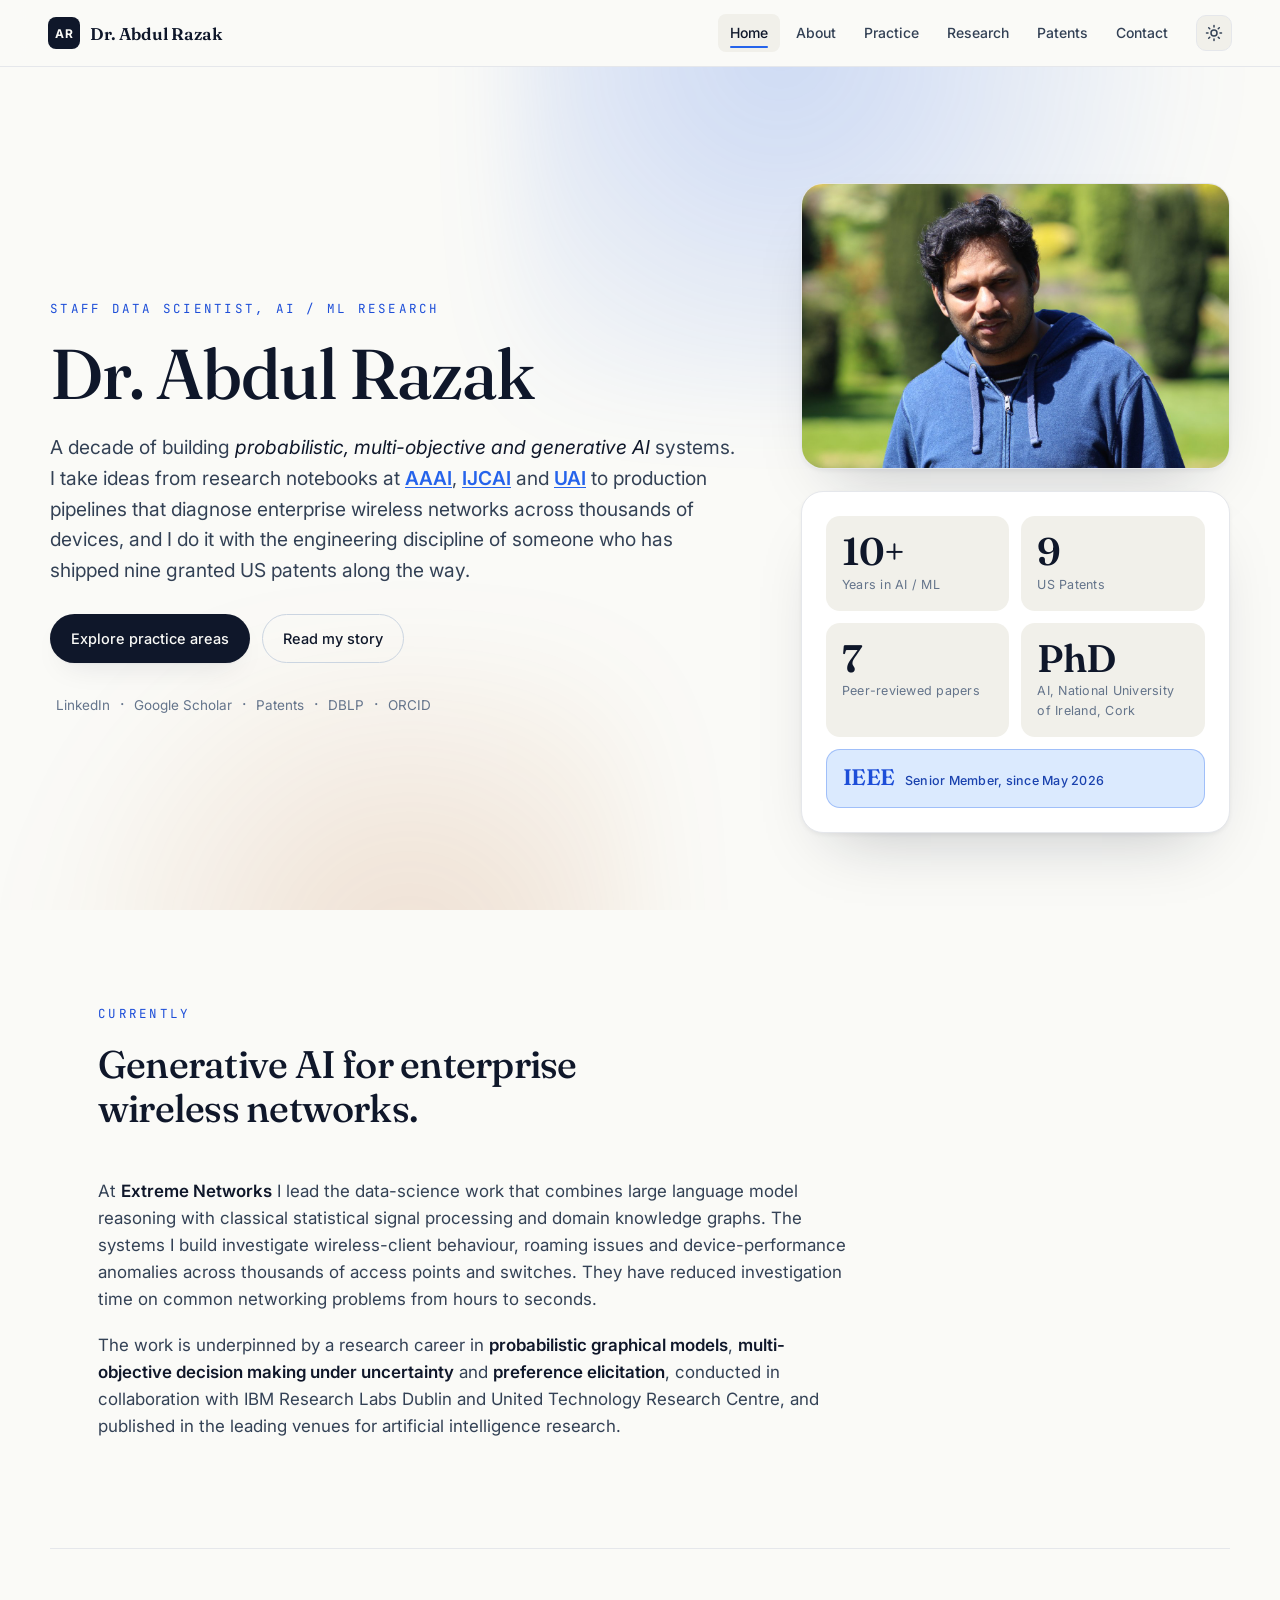
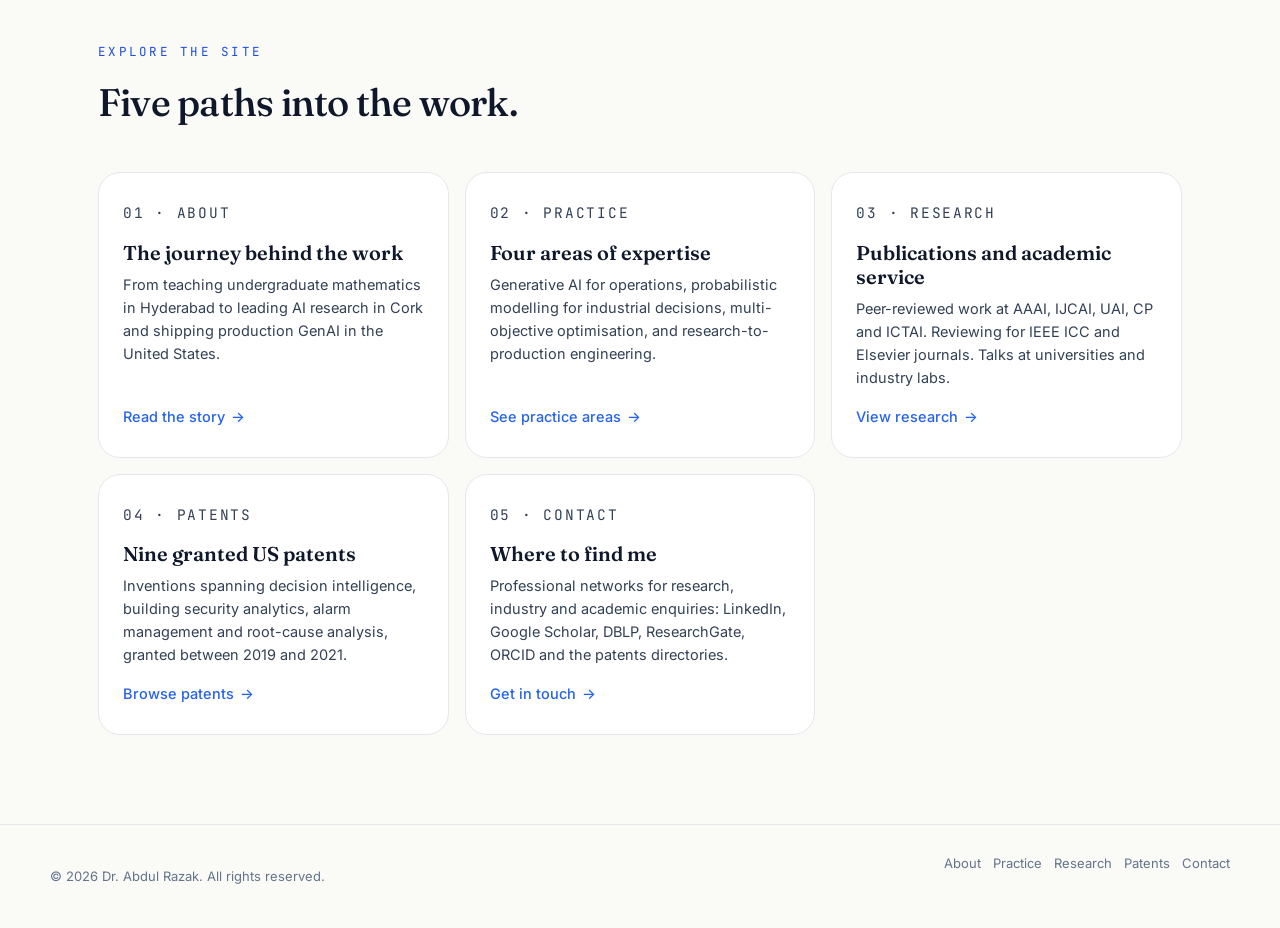
<file: index.html>
<!doctype html>
<html lang="en">
<head>
  <meta charset="utf-8" />
  <meta name="viewport" content="width=device-width, initial-scale=1" />
  <title>Dr. Abdul Razak, Staff Data Scientist in AI and Machine Learning Research</title>
  <meta name="description" content="Staff Data Scientist and IEEE Senior Member with a decade of AI and machine learning research. PhD in Computer Science (AI) from the National University of Ireland, Cork. Nine granted US patents and peer-reviewed work at AAAI, IJCAI, UAI, CP and ICTAI." />
  <meta name="author" content="Dr. Abdul Razak" />

  <meta property="og:type" content="profile" />
  <meta property="og:title" content="Dr. Abdul Razak, Staff Data Scientist" />
  <meta property="og:description" content="A decade in AI and ML research. Nine US patents. Publications at AAAI, IJCAI and UAI." />

  <link rel="preconnect" href="https://fonts.googleapis.com" />
  <link rel="preconnect" href="https://fonts.gstatic.com" crossorigin />
  <link href="https://fonts.googleapis.com/css2?family=Fraunces:opsz,wght@9..144,300;9..144,400;9..144,500;9..144,600;9..144,700&family=Inter:wght@300;400;500;600;700&family=JetBrains+Mono:wght@400;500&display=swap" rel="stylesheet" />

  <link rel="stylesheet" href="assets/css/style.css" />
  <link rel="icon" type="image/svg+xml" href="data:image/svg+xml,%3Csvg xmlns='http://www.w3.org/2000/svg' viewBox='0 0 100 100'%3E%3Crect width='100' height='100' rx='22' fill='%23111827'/%3E%3Ctext x='50' y='62' text-anchor='middle' font-family='Inter,sans-serif' font-size='44' font-weight='700' fill='%23f8fafc'%3EAR%3C/text%3E%3C/svg%3E" />
</head>
<body>
  <a class="skip-link" href="#main">Skip to content</a>

  <header class="topbar">
    <a class="brand" href="./" aria-label="Home">
      <span class="brand-mark" aria-hidden="true">AR</span>
      <span class="brand-text">Dr. Abdul Razak</span>
    </a>
    <nav class="nav" aria-label="Primary">
      <a href="./" aria-current="page">Home</a>
      <a href="about.html">About</a>
      <a href="work.html">Practice</a>
      <a href="research.html">Research</a>
      <a href="patents.html">Patents</a>
      <a href="contact.html">Contact</a>
    </nav>
    <button class="theme-toggle" id="themeToggle" type="button" aria-label="Toggle color theme">
      <svg class="icon-sun" viewBox="0 0 24 24" fill="none" stroke="currentColor" stroke-width="2" stroke-linecap="round" stroke-linejoin="round" aria-hidden="true"><circle cx="12" cy="12" r="4"/><path d="M12 2v2M12 20v2M4.93 4.93l1.41 1.41M17.66 17.66l1.41 1.41M2 12h2M20 12h2M4.93 19.07l1.41-1.41M17.66 6.34l1.41-1.41"/></svg>
      <svg class="icon-moon" viewBox="0 0 24 24" fill="none" stroke="currentColor" stroke-width="2" stroke-linecap="round" stroke-linejoin="round" aria-hidden="true"><path d="M21 12.79A9 9 0 1 1 11.21 3 7 7 0 0 0 21 12.79z"/></svg>
    </button>
  </header>

  <main id="main">
    <section class="hero">
      <div class="hero-grid">
        <div class="hero-copy">
          <p class="eyebrow">Staff Data Scientist, AI / ML Research</p>
          <h1 class="display">Dr. Abdul Razak</h1>
          <p class="lede">
            A decade of building <em>probabilistic, multi-objective and generative AI</em> systems.
            I take ideas from research notebooks at
            <a class="conf-link" href="https://aaai.org/" target="_blank" rel="noopener noreferrer" title="Association for the Advancement of Artificial Intelligence">AAAI</a>,
            <a class="conf-link" href="https://www.ijcai.org/" target="_blank" rel="noopener noreferrer" title="International Joint Conference on Artificial Intelligence">IJCAI</a> and
            <a class="conf-link" href="https://www.auai.org/" target="_blank" rel="noopener noreferrer" title="Conference on Uncertainty in Artificial Intelligence">UAI</a>
            to production pipelines
            that diagnose enterprise wireless networks across thousands of devices, and I do it with
            the engineering discipline of someone who has shipped nine granted US patents along the way.
          </p>

          <div class="hero-cta">
            <a class="btn btn-primary" href="work.html">Explore practice areas</a>
            <a class="btn btn-ghost" href="about.html">Read my story</a>
          </div>

          <ul class="quicklinks" aria-label="Professional profiles">
            <li><a href="https://www.linkedin.com/in/data-analytics/" target="_blank" rel="noopener noreferrer">LinkedIn</a></li>
            <li><a href="https://scholar.google.com/citations?user=NeuA3uAAAAAJ&hl=en" target="_blank" rel="noopener noreferrer">Google Scholar</a></li>
            <li><a href="https://patents.justia.com/inventor/abdul-razak" target="_blank" rel="noopener noreferrer">Patents</a></li>
            <li><a href="https://dblp.org/pid/120/1333.html" target="_blank" rel="noopener noreferrer">DBLP</a></li>
            <li><a href="https://orcid.org/0009-0004-6819-147X" target="_blank" rel="noopener noreferrer">ORCID</a></li>
          </ul>
        </div>

        <div class="hero-aside">
          <img class="hero-portrait" src="assets/img/profile.jpg" width="1200" height="800" alt="Portrait of Dr. Abdul Razak" />
          <aside class="hero-stats" aria-label="Highlights">
            <div class="stat">
              <span class="stat-num">10+</span>
              <span class="stat-label">Years in AI / ML</span>
            </div>
            <div class="stat">
              <span class="stat-num">9</span>
              <span class="stat-label">US Patents</span>
            </div>
            <div class="stat">
              <span class="stat-num">7</span>
              <span class="stat-label">Peer-reviewed papers</span>
            </div>
            <div class="stat">
              <span class="stat-num">PhD</span>
              <span class="stat-label">AI, National University of Ireland, Cork</span>
            </div>
            <div class="stat stat-ieee">
              <span class="stat-num">IEEE</span>
              <span class="stat-label">Senior Member, since May 2026</span>
            </div>
          </aside>
        </div>
      </div>
    </section>

    <section class="section">
      <header class="section-head">
        <p class="section-eyebrow">Currently</p>
        <h2>Generative AI for enterprise wireless networks.</h2>
      </header>
      <div class="prose">
        <p>
          At <strong>Extreme Networks</strong> I lead the data-science work that combines large language
          model reasoning with classical statistical signal processing and domain knowledge graphs. The
          systems I build investigate wireless-client behaviour, roaming issues and device-performance
          anomalies across thousands of access points and switches. They have reduced investigation
          time on common networking problems from hours to seconds.
        </p>
        <p>
          The work is underpinned by a research career in <strong>probabilistic graphical models</strong>,
          <strong>multi-objective decision making under uncertainty</strong> and
          <strong>preference elicitation</strong>, conducted in collaboration with IBM Research Labs Dublin
          and United Technology Research Centre, and published in the leading venues for artificial
          intelligence research.
        </p>
      </div>
    </section>

    <section class="section">
      <header class="section-head">
        <p class="section-eyebrow">Explore the site</p>
        <h2>Five paths into the work.</h2>
      </header>

      <div class="navcards">
        <a class="navcard" href="about.html">
          <p class="navcard-eyebrow">01 &middot; About</p>
          <h3>The journey behind the work</h3>
          <p>From teaching undergraduate mathematics in Hyderabad to leading AI research in Cork and shipping production GenAI in the United States.</p>
          <span class="btn-arrow">Read the story</span>
        </a>

        <a class="navcard" href="work.html">
          <p class="navcard-eyebrow">02 &middot; Practice</p>
          <h3>Four areas of expertise</h3>
          <p>Generative AI for operations, probabilistic modelling for industrial decisions, multi-objective optimisation, and research-to-production engineering.</p>
          <span class="btn-arrow">See practice areas</span>
        </a>

        <a class="navcard" href="research.html">
          <p class="navcard-eyebrow">03 &middot; Research</p>
          <h3>Publications and academic service</h3>
          <p>Peer-reviewed work at AAAI, IJCAI, UAI, CP and ICTAI. Reviewing for IEEE ICC and Elsevier journals. Talks at universities and industry labs.</p>
          <span class="btn-arrow">View research</span>
        </a>

        <a class="navcard" href="patents.html">
          <p class="navcard-eyebrow">04 &middot; Patents</p>
          <h3>Nine granted US patents</h3>
          <p>Inventions spanning decision intelligence, building security analytics, alarm management and root-cause analysis, granted between 2019 and 2021.</p>
          <span class="btn-arrow">Browse patents</span>
        </a>

        <a class="navcard" href="contact.html">
          <p class="navcard-eyebrow">05 &middot; Contact</p>
          <h3>Where to find me</h3>
          <p>Professional networks for research, industry and academic enquiries: LinkedIn, Google Scholar, DBLP, ResearchGate, ORCID and the patents directories.</p>
          <span class="btn-arrow">Get in touch</span>
        </a>
      </div>
    </section>
  </main>

  <footer class="foot">
    <div class="foot-inner">
      <p>&copy; <span id="year"></span> Dr. Abdul Razak. All rights reserved.</p>
      <nav class="foot-nav" aria-label="Site sections">
        <a href="about.html">About</a>
        <a href="work.html">Practice</a>
        <a href="research.html">Research</a>
        <a href="patents.html">Patents</a>
        <a href="contact.html">Contact</a>
      </nav>
    </div>
  </footer>

  <script src="assets/js/main.js" defer></script>
</body>
</html>
</file>
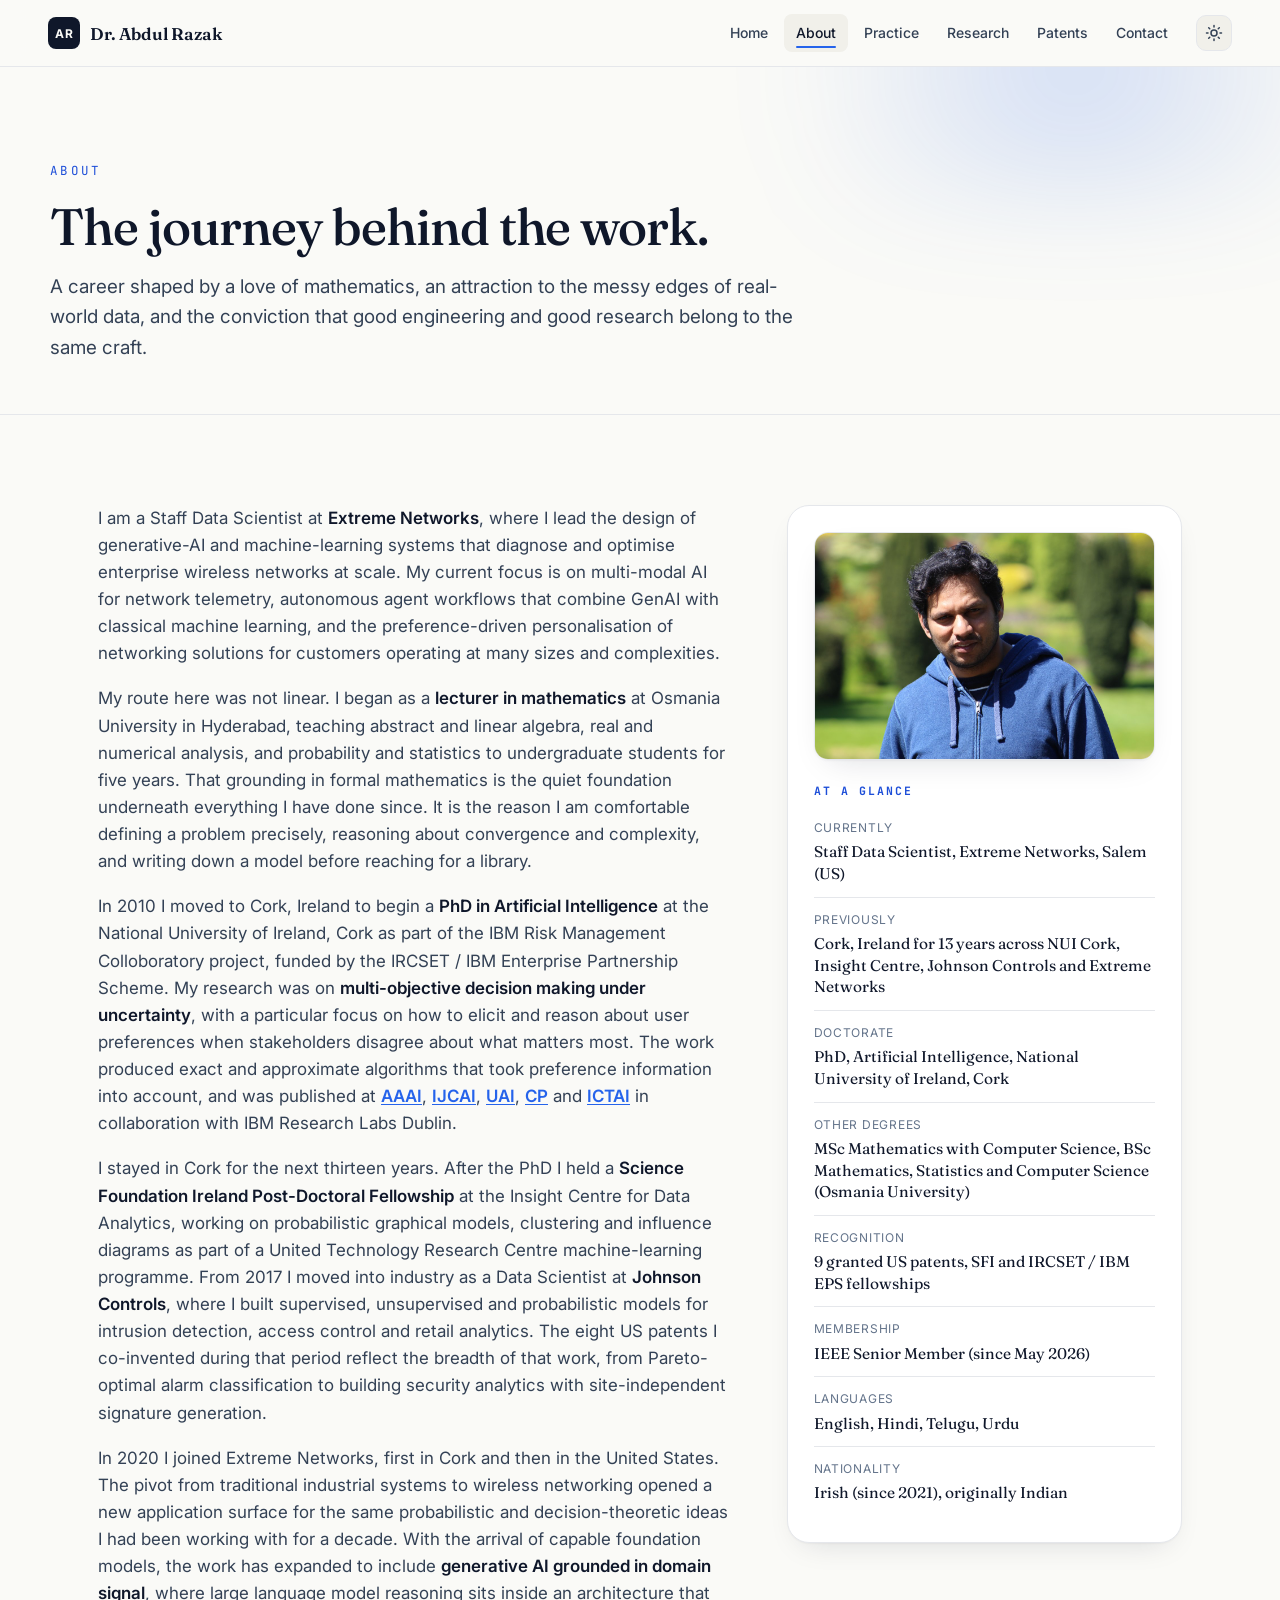
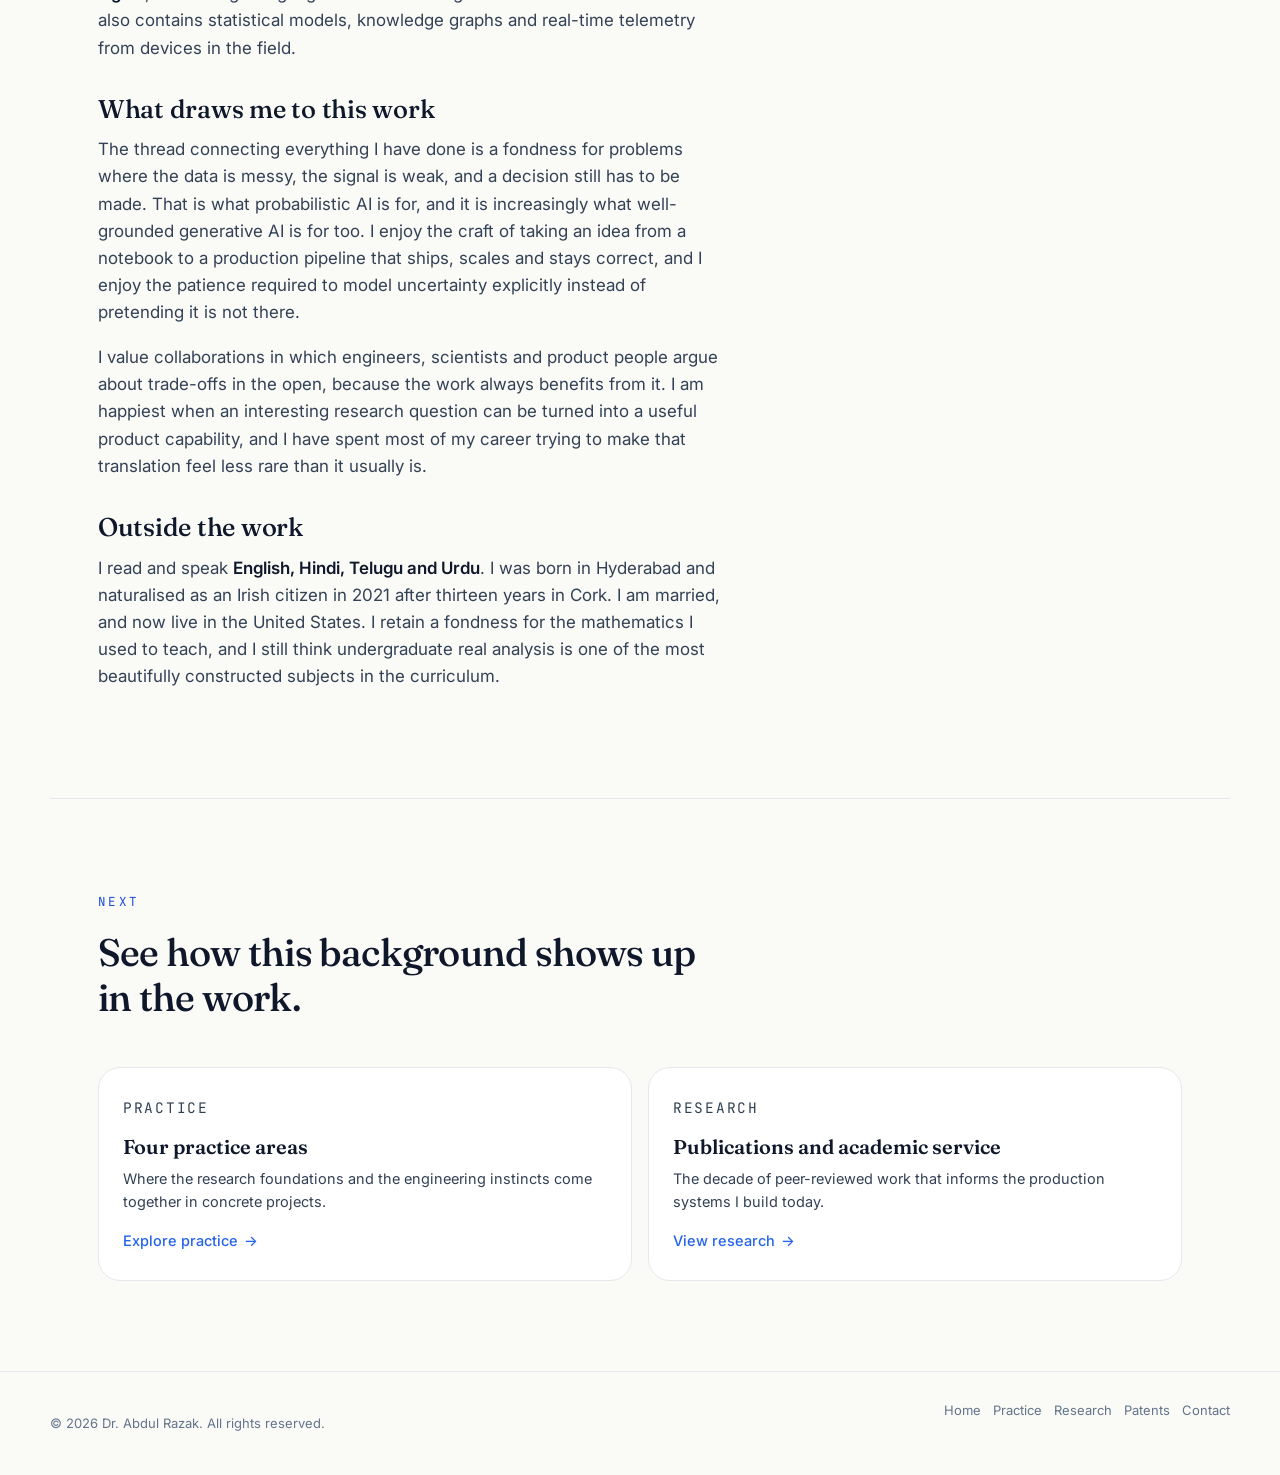
<file: about.html>
<!doctype html>
<html lang="en">
<head>
  <meta charset="utf-8" />
  <meta name="viewport" content="width=device-width, initial-scale=1" />
  <title>About, Dr. Abdul Razak</title>
  <meta name="description" content="The story behind the work: from teaching mathematics in Hyderabad to AI research in Cork and production GenAI in the United States." />

  <link rel="preconnect" href="https://fonts.googleapis.com" />
  <link rel="preconnect" href="https://fonts.gstatic.com" crossorigin />
  <link href="https://fonts.googleapis.com/css2?family=Fraunces:opsz,wght@9..144,300;9..144,400;9..144,500;9..144,600;9..144,700&family=Inter:wght@300;400;500;600;700&family=JetBrains+Mono:wght@400;500&display=swap" rel="stylesheet" />
  <link rel="stylesheet" href="assets/css/style.css" />
  <link rel="icon" type="image/svg+xml" href="data:image/svg+xml,%3Csvg xmlns='http://www.w3.org/2000/svg' viewBox='0 0 100 100'%3E%3Crect width='100' height='100' rx='22' fill='%23111827'/%3E%3Ctext x='50' y='62' text-anchor='middle' font-family='Inter,sans-serif' font-size='44' font-weight='700' fill='%23f8fafc'%3EAR%3C/text%3E%3C/svg%3E" />
</head>
<body>
  <a class="skip-link" href="#main">Skip to content</a>

  <header class="topbar">
    <a class="brand" href="./" aria-label="Home">
      <span class="brand-mark" aria-hidden="true">AR</span>
      <span class="brand-text">Dr. Abdul Razak</span>
    </a>
    <nav class="nav" aria-label="Primary">
      <a href="./">Home</a>
      <a href="about.html" aria-current="page">About</a>
      <a href="work.html">Practice</a>
      <a href="research.html">Research</a>
      <a href="patents.html">Patents</a>
      <a href="contact.html">Contact</a>
    </nav>
    <button class="theme-toggle" id="themeToggle" type="button" aria-label="Toggle color theme">
      <svg class="icon-sun" viewBox="0 0 24 24" fill="none" stroke="currentColor" stroke-width="2" stroke-linecap="round" stroke-linejoin="round" aria-hidden="true"><circle cx="12" cy="12" r="4"/><path d="M12 2v2M12 20v2M4.93 4.93l1.41 1.41M17.66 17.66l1.41 1.41M2 12h2M20 12h2M4.93 19.07l1.41-1.41M17.66 6.34l1.41-1.41"/></svg>
      <svg class="icon-moon" viewBox="0 0 24 24" fill="none" stroke="currentColor" stroke-width="2" stroke-linecap="round" stroke-linejoin="round" aria-hidden="true"><path d="M21 12.79A9 9 0 1 1 11.21 3 7 7 0 0 0 21 12.79z"/></svg>
    </button>
  </header>

  <main id="main">
    <section class="page-hero">
      <div class="page-hero-inner">
        <p class="eyebrow">About</p>
        <h1>The journey behind the work.</h1>
        <p class="lede">
          A career shaped by a love of mathematics, an attraction to the messy edges of real-world data,
          and the conviction that good engineering and good research belong to the same craft.
        </p>
      </div>
    </section>

    <section class="section">
      <div class="about-grid">
        <div class="prose">
          <h2 class="visually-hidden" style="position:absolute;left:-9999px">A short biography</h2>

          <p>
            I am a Staff Data Scientist at <strong>Extreme Networks</strong>, where I lead the design
            of generative-AI and machine-learning systems that diagnose and optimise enterprise wireless
            networks at scale. My current focus is on multi-modal AI for network telemetry, autonomous
            agent workflows that combine GenAI with classical machine learning, and the preference-driven
            personalisation of networking solutions for customers operating at many sizes and complexities.
          </p>

          <p>
            My route here was not linear. I began as a <strong>lecturer in mathematics</strong> at
            Osmania University in Hyderabad, teaching abstract and linear algebra, real and numerical
            analysis, and probability and statistics to undergraduate students for five years. That
            grounding in formal mathematics is the quiet foundation underneath everything I have done
            since. It is the reason I am comfortable defining a problem precisely, reasoning about
            convergence and complexity, and writing down a model before reaching for a library.
          </p>

          <p>
            In 2010 I moved to Cork, Ireland to begin a <strong>PhD in Artificial Intelligence</strong>
            at the National University of Ireland, Cork as part of the IBM Risk Management Colloboratory project, funded
            by the IRCSET / IBM Enterprise Partnership Scheme. My research was on
            <strong>multi-objective decision making under uncertainty</strong>, with a particular focus
            on how to elicit and reason about user preferences when stakeholders disagree about what
            matters most. The work produced exact and approximate algorithms that took preference
            information into account, and was published at
            <a class="conf-link" href="https://aaai.org/" target="_blank" rel="noopener noreferrer" title="Association for the Advancement of Artificial Intelligence">AAAI</a>,
            <a class="conf-link" href="https://www.ijcai.org/" target="_blank" rel="noopener noreferrer" title="International Joint Conference on Artificial Intelligence">IJCAI</a>,
            <a class="conf-link" href="https://www.auai.org/" target="_blank" rel="noopener noreferrer" title="Conference on Uncertainty in Artificial Intelligence">UAI</a>,
            <a class="conf-link" href="https://www.a4cp.org/" target="_blank" rel="noopener noreferrer" title="International Conference on Principles and Practice of Constraint Programming">CP</a> and
            <a class="conf-link" href="https://ictai.computer.org/" target="_blank" rel="noopener noreferrer" title="IEEE International Conference on Tools with Artificial Intelligence">ICTAI</a>
            in collaboration with IBM Research Labs Dublin.
          </p>

          <p>
            I stayed in Cork for the next thirteen years. After the PhD I held a
            <strong>Science Foundation Ireland Post-Doctoral Fellowship</strong> at the Insight Centre
            for Data Analytics, working on probabilistic graphical models, clustering and influence
            diagrams as part of a United Technology Research Centre machine-learning programme. From
            2017 I moved into industry as a Data Scientist at <strong>Johnson Controls</strong>, where
            I built supervised, unsupervised and probabilistic models for intrusion detection, access
            control and retail analytics. The eight US patents I co-invented during that period reflect
            the breadth of that work, from Pareto-optimal alarm classification to building security
            analytics with site-independent signature generation.
          </p>

          <p>
            In 2020 I joined Extreme Networks, first in Cork and then in the United States. The pivot
            from traditional industrial systems to wireless networking opened a new application surface
            for the same probabilistic and decision-theoretic ideas I had been working with for a
            decade. With the arrival of capable foundation models, the work has expanded to include
            <strong>generative AI grounded in domain signal</strong>, where large language model
            reasoning sits inside an architecture that also contains statistical models, knowledge
            graphs and real-time telemetry from devices in the field.
          </p>

          <h2 style="font-family:var(--serif);font-weight:500;font-size:1.6rem;line-height:1.2;letter-spacing:-0.01em;margin:32px 0 12px;color:var(--ink)">What draws me to this work</h2>

          <p>
            The thread connecting everything I have done is a fondness for problems where the data is
            messy, the signal is weak, and a decision still has to be made. That is what probabilistic
            AI is for, and it is increasingly what well-grounded generative AI is for too. I enjoy the
            craft of taking an idea from a notebook to a production pipeline that ships, scales and
            stays correct, and I enjoy the patience required to model uncertainty explicitly instead
            of pretending it is not there.
          </p>

          <p>
            I value collaborations in which engineers, scientists and product people argue about
            trade-offs in the open, because the work always benefits from it. I am happiest when an
            interesting research question can be turned into a useful product capability, and I have
            spent most of my career trying to make that translation feel less rare than it usually is.
          </p>

          <h2 style="font-family:var(--serif);font-weight:500;font-size:1.6rem;line-height:1.2;letter-spacing:-0.01em;margin:32px 0 12px;color:var(--ink)">Outside the work</h2>

          <p>
            I read and speak <strong>English, Hindi, Telugu and Urdu</strong>. I was born in Hyderabad
            and naturalised as an Irish citizen in 2021 after thirteen years in Cork. I am married, and
            now live in the United States. I retain a fondness for the mathematics I used to teach, and
            I still think undergraduate real analysis is one of the most beautifully constructed
            subjects in the curriculum.
          </p>
        </div>

        <aside class="about-side" aria-label="At a glance">
          <img class="profile-photo" src="assets/img/profile.jpg" width="1200" height="800" alt="Portrait of Dr. Abdul Razak" />
          <h3>At a glance</h3>
          <dl>
            <div>
              <dt>Currently</dt>
              <dd>Staff Data Scientist, Extreme Networks, Salem (US)</dd>
            </div>
            <div>
              <dt>Previously</dt>
              <dd>Cork, Ireland for 13 years across NUI Cork, Insight Centre, Johnson Controls and Extreme Networks</dd>
            </div>
            <div>
              <dt>Doctorate</dt>
              <dd>PhD, Artificial Intelligence, National University of Ireland, Cork</dd>
            </div>
            <div>
              <dt>Other degrees</dt>
              <dd>MSc Mathematics with Computer Science, BSc Mathematics, Statistics and Computer Science (Osmania University)</dd>
            </div>
            <div>
              <dt>Recognition</dt>
              <dd>9 granted US patents, SFI and IRCSET / IBM EPS fellowships</dd>
            </div>
            <div>
              <dt>Membership</dt>
              <dd>IEEE Senior Member (since May 2026)</dd>
            </div>
            <div>
              <dt>Languages</dt>
              <dd>English, Hindi, Telugu, Urdu</dd>
            </div>
            <div>
              <dt>Nationality</dt>
              <dd>Irish (since 2021), originally Indian</dd>
            </div>
          </dl>
        </aside>
      </div>
    </section>

    <section class="section">
      <header class="section-head">
        <p class="section-eyebrow">Next</p>
        <h2>See how this background shows up in the work.</h2>
      </header>
      <div class="navcards">
        <a class="navcard" href="work.html">
          <p class="navcard-eyebrow">Practice</p>
          <h3>Four practice areas</h3>
          <p>Where the research foundations and the engineering instincts come together in concrete projects.</p>
          <span class="btn-arrow">Explore practice</span>
        </a>
        <a class="navcard" href="research.html">
          <p class="navcard-eyebrow">Research</p>
          <h3>Publications and academic service</h3>
          <p>The decade of peer-reviewed work that informs the production systems I build today.</p>
          <span class="btn-arrow">View research</span>
        </a>
      </div>
    </section>
  </main>

  <footer class="foot">
    <div class="foot-inner">
      <p>&copy; <span id="year"></span> Dr. Abdul Razak. All rights reserved.</p>
      <nav class="foot-nav" aria-label="Site sections">
        <a href="./">Home</a>
        <a href="work.html">Practice</a>
        <a href="research.html">Research</a>
        <a href="patents.html">Patents</a>
        <a href="contact.html">Contact</a>
      </nav>
    </div>
  </footer>

  <script src="assets/js/main.js" defer></script>
</body>
</html>
</file>
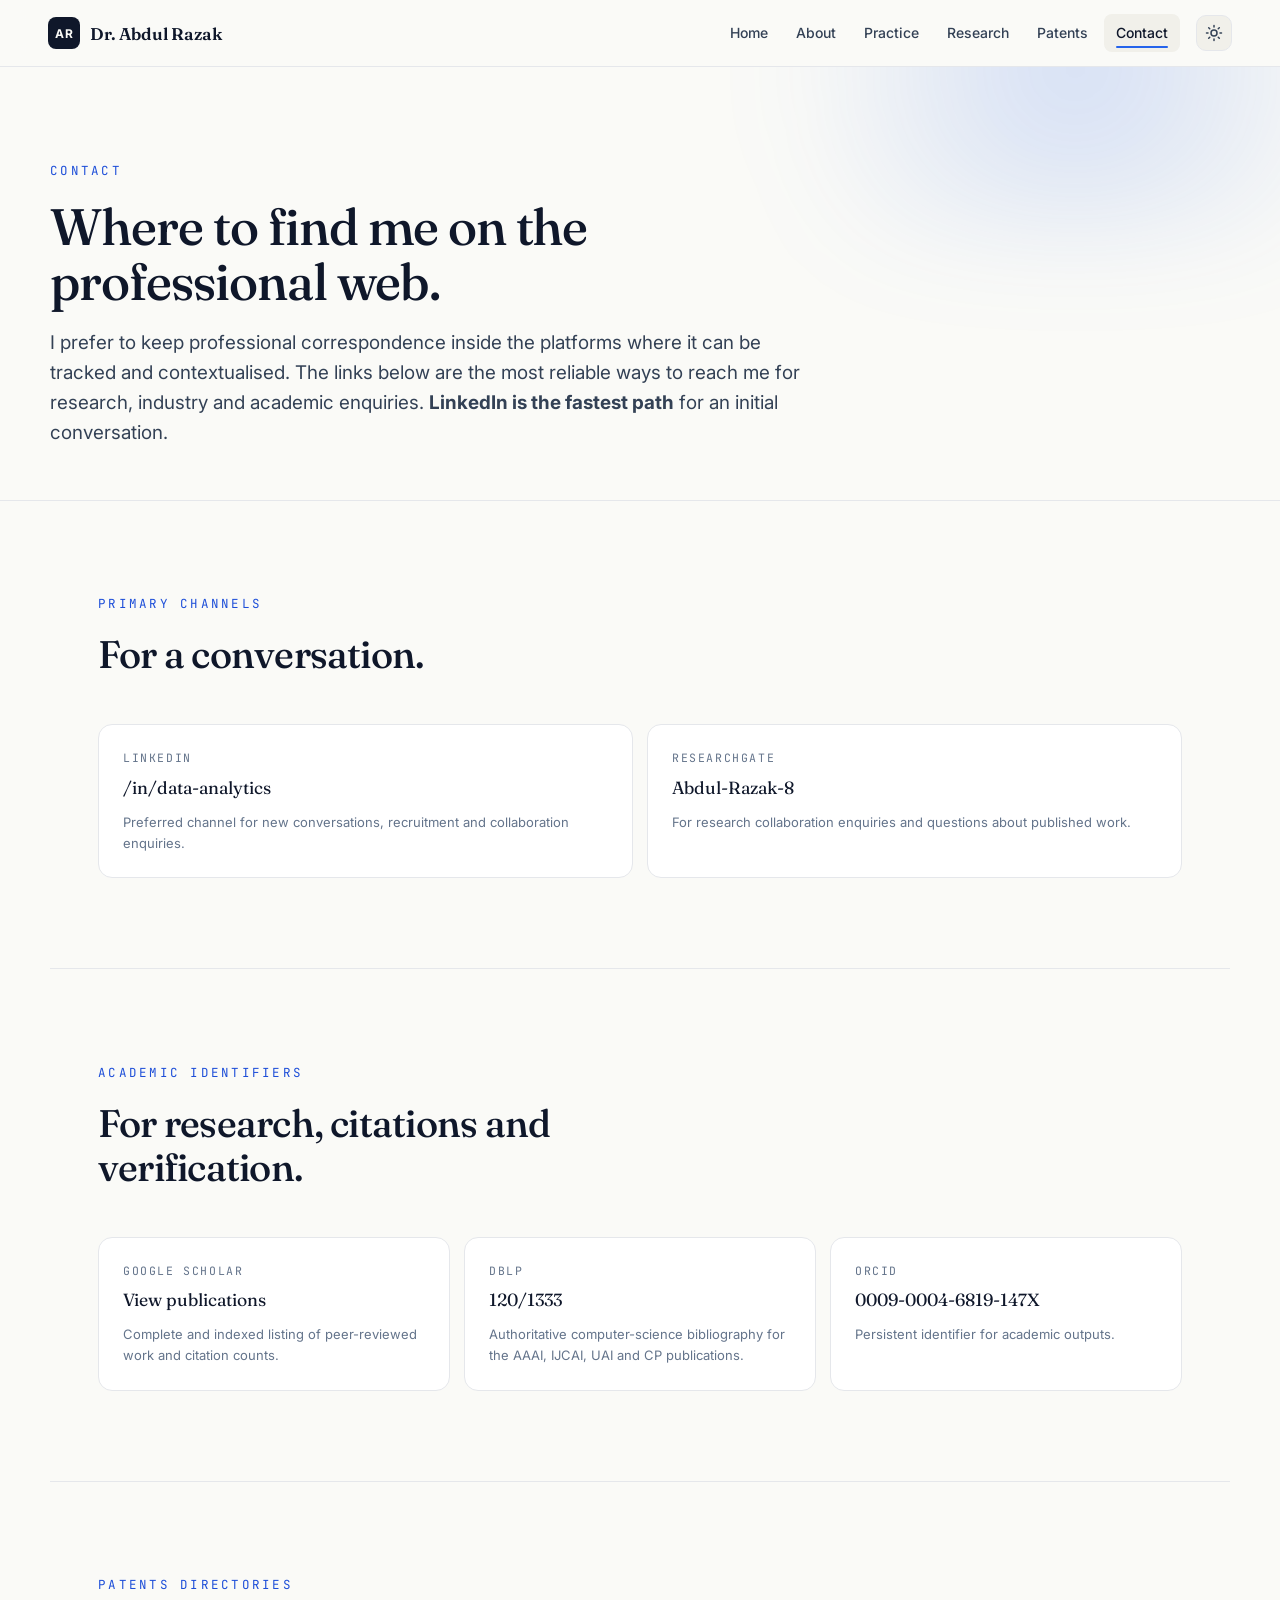
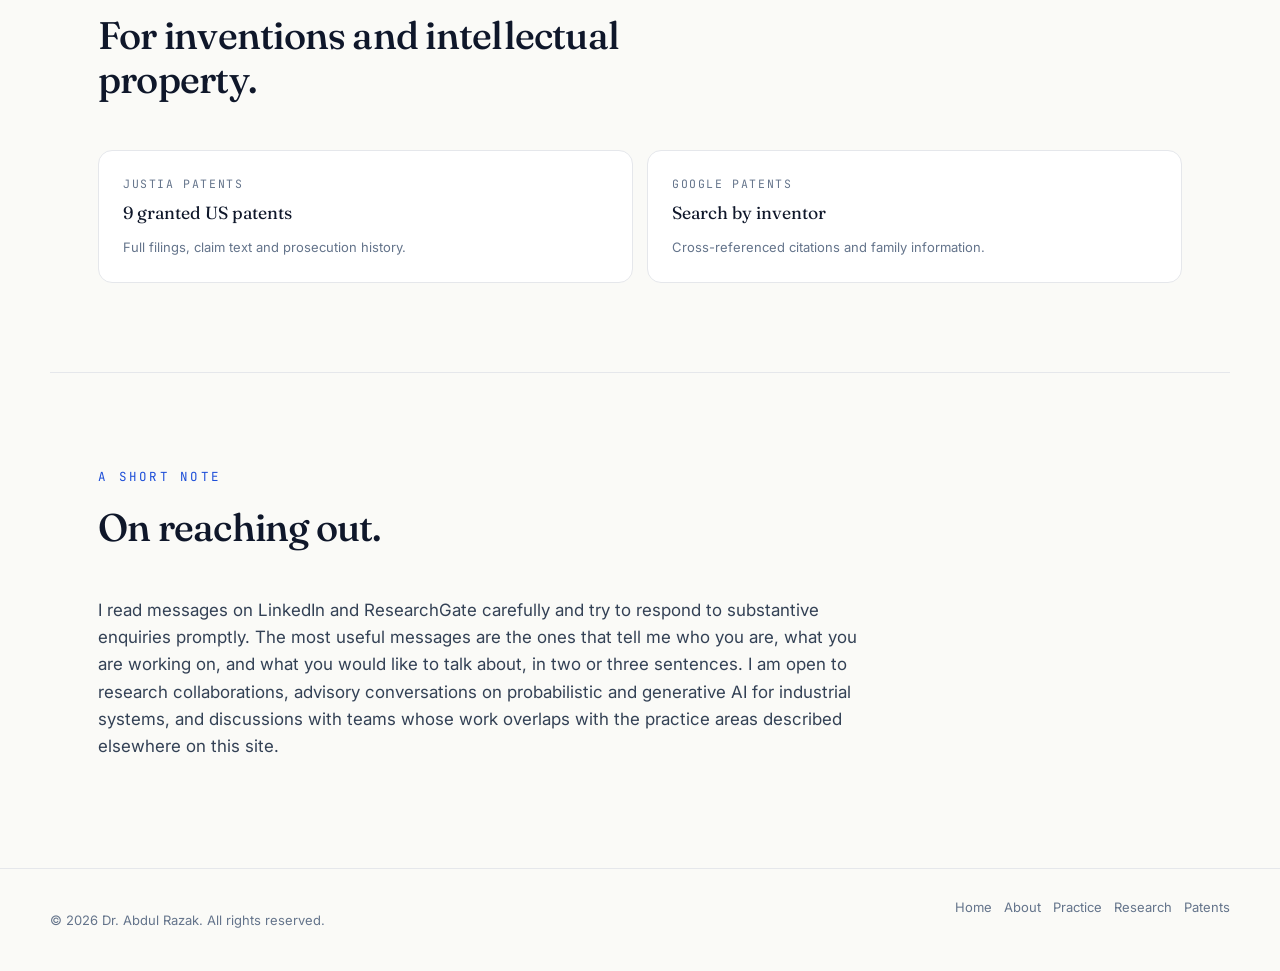
<file: contact.html>
<!doctype html>
<html lang="en">
<head>
  <meta charset="utf-8" />
  <meta name="viewport" content="width=device-width, initial-scale=1" />
  <title>Contact, Dr. Abdul Razak</title>
  <meta name="description" content="Where to find Dr. Abdul Razak on the professional web. LinkedIn, Google Scholar, DBLP, ResearchGate, ORCID and the patents directories." />

  <link rel="preconnect" href="https://fonts.googleapis.com" />
  <link rel="preconnect" href="https://fonts.gstatic.com" crossorigin />
  <link href="https://fonts.googleapis.com/css2?family=Fraunces:opsz,wght@9..144,300;9..144,400;9..144,500;9..144,600;9..144,700&family=Inter:wght@300;400;500;600;700&family=JetBrains+Mono:wght@400;500&display=swap" rel="stylesheet" />
  <link rel="stylesheet" href="assets/css/style.css" />
  <link rel="icon" type="image/svg+xml" href="data:image/svg+xml,%3Csvg xmlns='http://www.w3.org/2000/svg' viewBox='0 0 100 100'%3E%3Crect width='100' height='100' rx='22' fill='%23111827'/%3E%3Ctext x='50' y='62' text-anchor='middle' font-family='Inter,sans-serif' font-size='44' font-weight='700' fill='%23f8fafc'%3EAR%3C/text%3E%3C/svg%3E" />
</head>
<body>
  <a class="skip-link" href="#main">Skip to content</a>

  <header class="topbar">
    <a class="brand" href="./" aria-label="Home">
      <span class="brand-mark" aria-hidden="true">AR</span>
      <span class="brand-text">Dr. Abdul Razak</span>
    </a>
    <nav class="nav" aria-label="Primary">
      <a href="./">Home</a>
      <a href="about.html">About</a>
      <a href="work.html">Practice</a>
      <a href="research.html">Research</a>
      <a href="patents.html">Patents</a>
      <a href="contact.html" aria-current="page">Contact</a>
    </nav>
    <button class="theme-toggle" id="themeToggle" type="button" aria-label="Toggle color theme">
      <svg class="icon-sun" viewBox="0 0 24 24" fill="none" stroke="currentColor" stroke-width="2" stroke-linecap="round" stroke-linejoin="round" aria-hidden="true"><circle cx="12" cy="12" r="4"/><path d="M12 2v2M12 20v2M4.93 4.93l1.41 1.41M17.66 17.66l1.41 1.41M2 12h2M20 12h2M4.93 19.07l1.41-1.41M17.66 6.34l1.41-1.41"/></svg>
      <svg class="icon-moon" viewBox="0 0 24 24" fill="none" stroke="currentColor" stroke-width="2" stroke-linecap="round" stroke-linejoin="round" aria-hidden="true"><path d="M21 12.79A9 9 0 1 1 11.21 3 7 7 0 0 0 21 12.79z"/></svg>
    </button>
  </header>

  <main id="main">
    <section class="page-hero">
      <div class="page-hero-inner">
        <p class="eyebrow">Contact</p>
        <h1>Where to find me on the professional web.</h1>
        <p class="lede">
          I prefer to keep professional correspondence inside the platforms where it can be tracked
          and contextualised. The links below are the most reliable ways to reach me for research,
          industry and academic enquiries. <strong>LinkedIn is the fastest path</strong> for an
          initial conversation.
        </p>
      </div>
    </section>

    <section class="section">
      <header class="section-head">
        <p class="section-eyebrow">Primary channels</p>
        <h2>For a conversation.</h2>
      </header>

      <div class="contact-grid">
        <a class="contact-card" href="https://www.linkedin.com/in/data-analytics/" target="_blank" rel="noopener noreferrer">
          <span class="contact-label">LinkedIn</span>
          <span class="contact-value">/in/data-analytics</span>
          <span class="hint">Preferred channel for new conversations, recruitment and collaboration enquiries.</span>
        </a>

        <a class="contact-card" href="https://www.researchgate.net/profile/Abdul-Razak-8" target="_blank" rel="noopener noreferrer">
          <span class="contact-label">ResearchGate</span>
          <span class="contact-value">Abdul-Razak-8</span>
          <span class="hint">For research collaboration enquiries and questions about published work.</span>
        </a>
      </div>
    </section>

    <section class="section">
      <header class="section-head">
        <p class="section-eyebrow">Academic identifiers</p>
        <h2>For research, citations and verification.</h2>
      </header>

      <div class="contact-grid">
        <a class="contact-card" href="https://scholar.google.com/citations?user=NeuA3uAAAAAJ&hl=en" target="_blank" rel="noopener noreferrer">
          <span class="contact-label">Google Scholar</span>
          <span class="contact-value">View publications</span>
          <span class="hint">Complete and indexed listing of peer-reviewed work and citation counts.</span>
        </a>

        <a class="contact-card" href="https://dblp.org/pid/120/1333.html" target="_blank" rel="noopener noreferrer">
          <span class="contact-label">DBLP</span>
          <span class="contact-value">120/1333</span>
          <span class="hint">Authoritative computer-science bibliography for the AAAI, IJCAI, UAI and CP publications.</span>
        </a>

        <a class="contact-card" href="https://orcid.org/0009-0004-6819-147X" target="_blank" rel="noopener noreferrer">
          <span class="contact-label">ORCID</span>
          <span class="contact-value">0009-0004-6819-147X</span>
          <span class="hint">Persistent identifier for academic outputs.</span>
        </a>
      </div>
    </section>

    <section class="section">
      <header class="section-head">
        <p class="section-eyebrow">Patents directories</p>
        <h2>For inventions and intellectual property.</h2>
      </header>

      <div class="contact-grid">
        <a class="contact-card" href="https://patents.justia.com/inventor/abdul-razak" target="_blank" rel="noopener noreferrer">
          <span class="contact-label">Justia Patents</span>
          <span class="contact-value">9 granted US patents</span>
          <span class="hint">Full filings, claim text and prosecution history.</span>
        </a>

        <a class="contact-card" href="https://patents.google.com/?inventor=Abdul+Razak" target="_blank" rel="noopener noreferrer">
          <span class="contact-label">Google Patents</span>
          <span class="contact-value">Search by inventor</span>
          <span class="hint">Cross-referenced citations and family information.</span>
        </a>
      </div>
    </section>

    <section class="section">
      <header class="section-head">
        <p class="section-eyebrow">A short note</p>
        <h2>On reaching out.</h2>
      </header>
      <div class="prose">
        <p>
          I read messages on LinkedIn and ResearchGate carefully and try to respond to substantive
          enquiries promptly. The most useful messages are the ones that tell me who you are, what
          you are working on, and what you would like to talk about, in two or three sentences. I am
          open to research collaborations, advisory conversations on probabilistic and generative AI
          for industrial systems, and discussions with teams whose work overlaps with the practice
          areas described elsewhere on this site.
        </p>
      </div>
    </section>
  </main>

  <footer class="foot">
    <div class="foot-inner">
      <p>&copy; <span id="year"></span> Dr. Abdul Razak. All rights reserved.</p>
      <nav class="foot-nav" aria-label="Site sections">
        <a href="./">Home</a>
        <a href="about.html">About</a>
        <a href="work.html">Practice</a>
        <a href="research.html">Research</a>
        <a href="patents.html">Patents</a>
      </nav>
    </div>
  </footer>

  <script src="assets/js/main.js" defer></script>
</body>
</html>
</file>
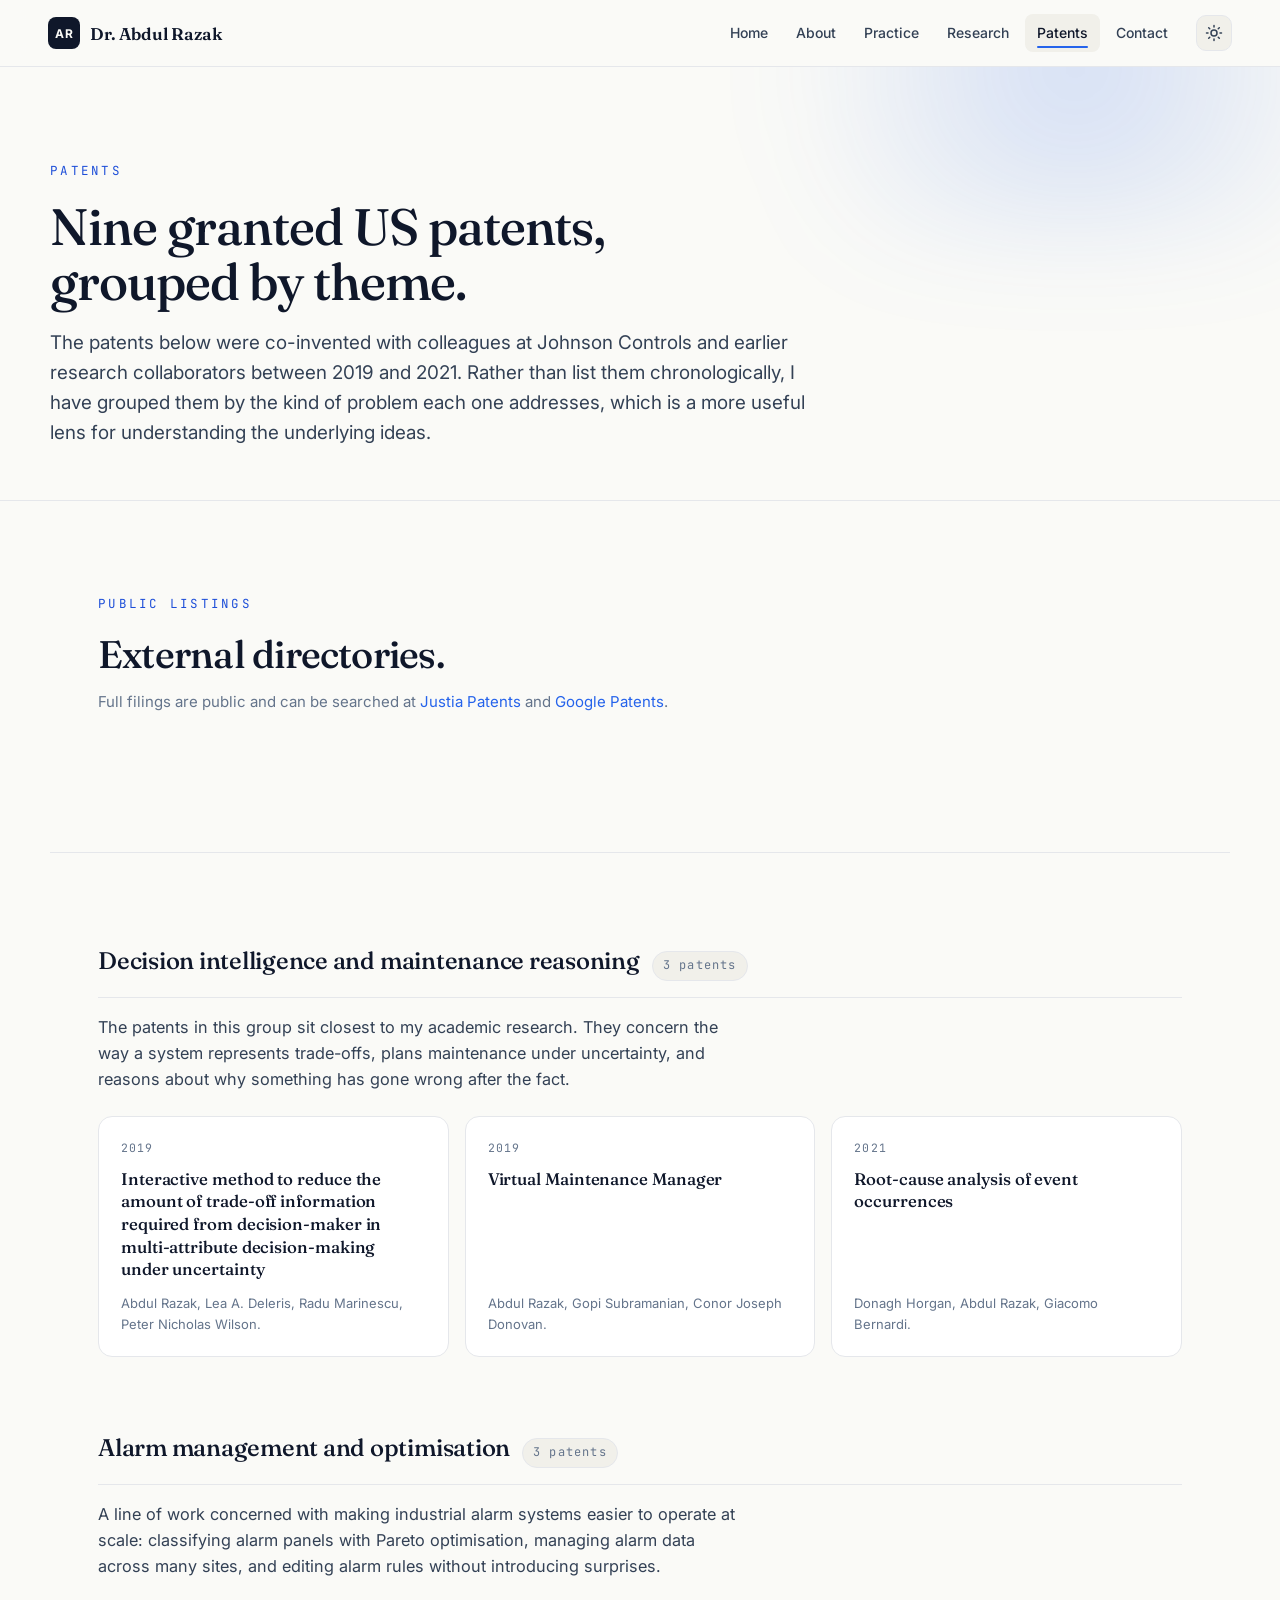
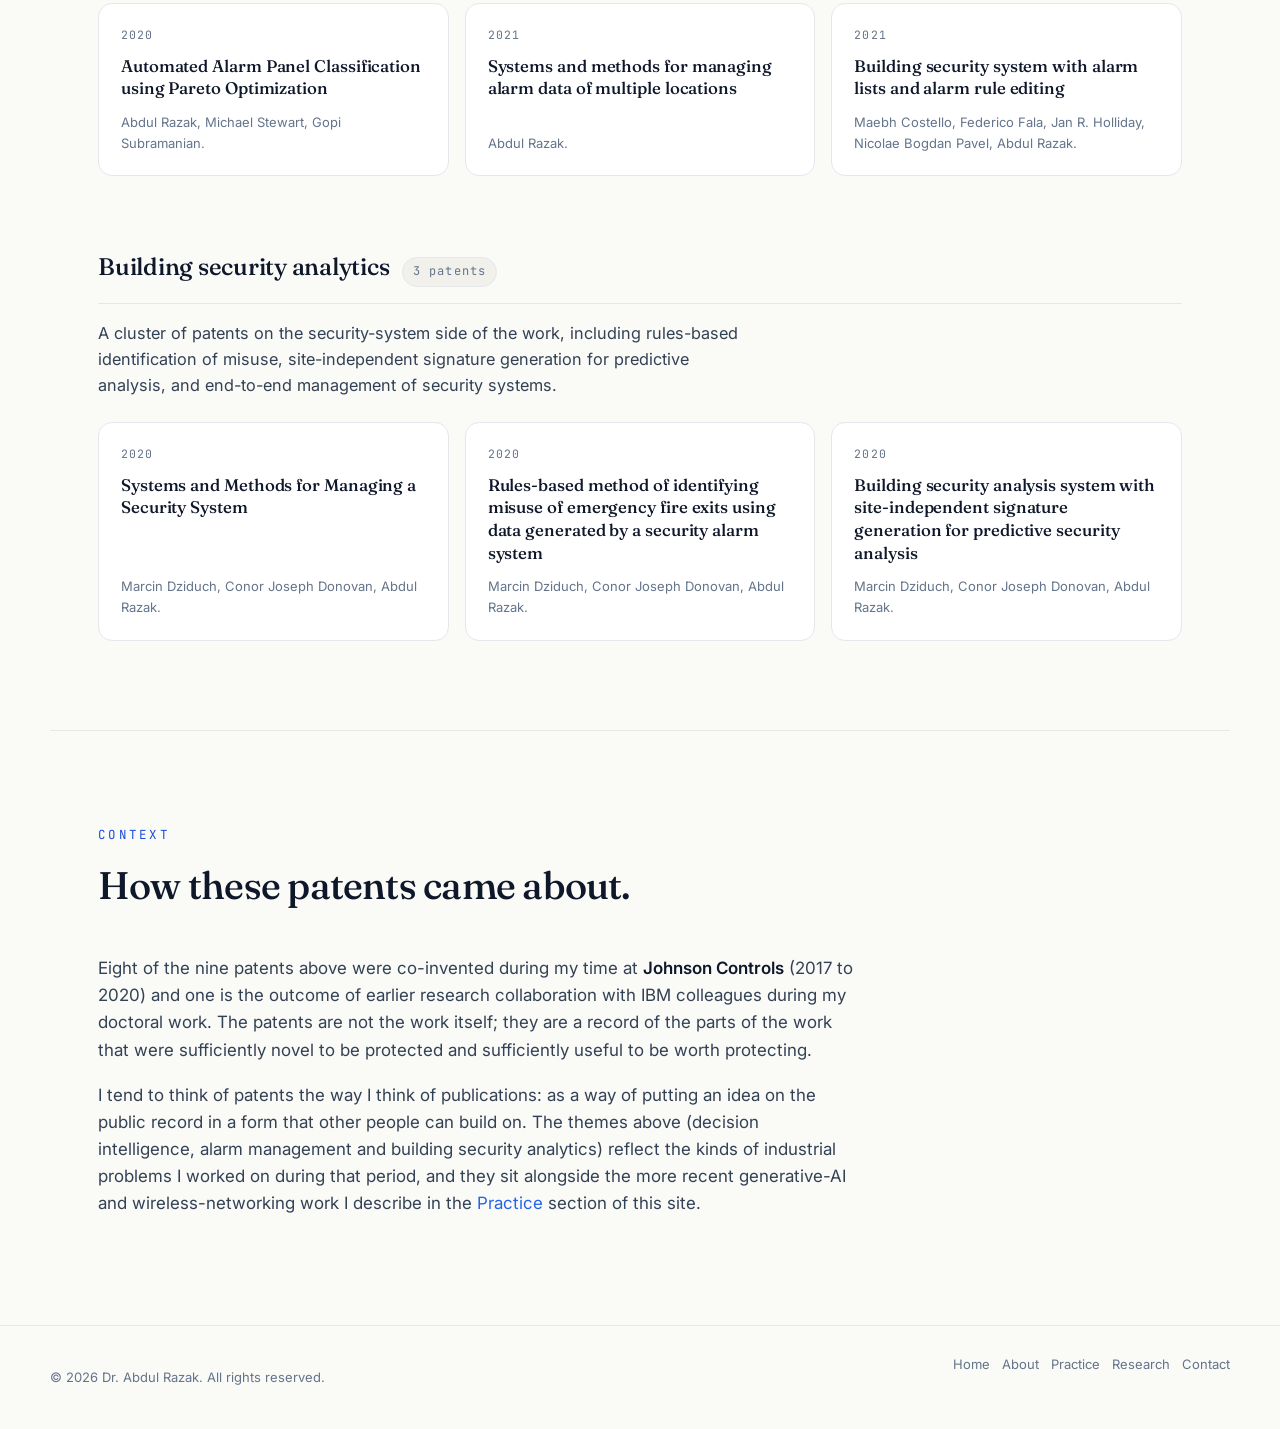
<file: patents.html>
<!doctype html>
<html lang="en">
<head>
  <meta charset="utf-8" />
  <meta name="viewport" content="width=device-width, initial-scale=1" />
  <title>Patents, Dr. Abdul Razak</title>
  <meta name="description" content="Nine granted US patents across decision intelligence, alarm management and building security analytics, co-invented during work at Johnson Controls and earlier collaborations." />

  <link rel="preconnect" href="https://fonts.googleapis.com" />
  <link rel="preconnect" href="https://fonts.gstatic.com" crossorigin />
  <link href="https://fonts.googleapis.com/css2?family=Fraunces:opsz,wght@9..144,300;9..144,400;9..144,500;9..144,600;9..144,700&family=Inter:wght@300;400;500;600;700&family=JetBrains+Mono:wght@400;500&display=swap" rel="stylesheet" />
  <link rel="stylesheet" href="assets/css/style.css" />
  <link rel="icon" type="image/svg+xml" href="data:image/svg+xml,%3Csvg xmlns='http://www.w3.org/2000/svg' viewBox='0 0 100 100'%3E%3Crect width='100' height='100' rx='22' fill='%23111827'/%3E%3Ctext x='50' y='62' text-anchor='middle' font-family='Inter,sans-serif' font-size='44' font-weight='700' fill='%23f8fafc'%3EAR%3C/text%3E%3C/svg%3E" />
</head>
<body>
  <a class="skip-link" href="#main">Skip to content</a>

  <header class="topbar">
    <a class="brand" href="./" aria-label="Home">
      <span class="brand-mark" aria-hidden="true">AR</span>
      <span class="brand-text">Dr. Abdul Razak</span>
    </a>
    <nav class="nav" aria-label="Primary">
      <a href="./">Home</a>
      <a href="about.html">About</a>
      <a href="work.html">Practice</a>
      <a href="research.html">Research</a>
      <a href="patents.html" aria-current="page">Patents</a>
      <a href="contact.html">Contact</a>
    </nav>
    <button class="theme-toggle" id="themeToggle" type="button" aria-label="Toggle color theme">
      <svg class="icon-sun" viewBox="0 0 24 24" fill="none" stroke="currentColor" stroke-width="2" stroke-linecap="round" stroke-linejoin="round" aria-hidden="true"><circle cx="12" cy="12" r="4"/><path d="M12 2v2M12 20v2M4.93 4.93l1.41 1.41M17.66 17.66l1.41 1.41M2 12h2M20 12h2M4.93 19.07l1.41-1.41M17.66 6.34l1.41-1.41"/></svg>
      <svg class="icon-moon" viewBox="0 0 24 24" fill="none" stroke="currentColor" stroke-width="2" stroke-linecap="round" stroke-linejoin="round" aria-hidden="true"><path d="M21 12.79A9 9 0 1 1 11.21 3 7 7 0 0 0 21 12.79z"/></svg>
    </button>
  </header>

  <main id="main">
    <section class="page-hero">
      <div class="page-hero-inner">
        <p class="eyebrow">Patents</p>
        <h1>Nine granted US patents, grouped by theme.</h1>
        <p class="lede">
          The patents below were co-invented with colleagues at Johnson Controls and earlier
          research collaborators between 2019 and 2021. Rather than list them chronologically, I
          have grouped them by the kind of problem each one addresses, which is a more useful lens
          for understanding the underlying ideas.
        </p>
      </div>
    </section>

    <section class="section">
      <header class="section-head">
        <p class="section-eyebrow">Public listings</p>
        <h2>External directories.</h2>
        <p class="section-sub">
          Full filings are public and can be searched at
          <a href="https://patents.justia.com/inventor/abdul-razak" target="_blank" rel="noopener noreferrer">Justia Patents</a>
          and
          <a href="https://patents.google.com/?inventor=Abdul+Razak" target="_blank" rel="noopener noreferrer">Google Patents</a>.
        </p>
      </header>
    </section>

    <section class="section">
      <article class="patent-group" id="decision-intelligence">
        <header class="patent-group-head">
          <h2>Decision intelligence and maintenance reasoning</h2>
          <span class="count">3 patents</span>
        </header>
        <p class="patent-group-intro">
          The patents in this group sit closest to my academic research. They concern the way a
          system represents trade-offs, plans maintenance under uncertainty, and reasons about why
          something has gone wrong after the fact.
        </p>

        <div class="cards">
          <article class="card">
            <p class="card-year">2019</p>
            <h3>Interactive method to reduce the amount of trade-off information required from decision-maker in multi-attribute decision-making under uncertainty</h3>
            <p class="card-authors">Abdul Razak, Lea A. Deleris, Radu Marinescu, Peter Nicholas Wilson.</p>
          </article>

          <article class="card">
            <p class="card-year">2019</p>
            <h3>Virtual Maintenance Manager</h3>
            <p class="card-authors">Abdul Razak, Gopi Subramanian, Conor Joseph Donovan.</p>
          </article>

          <article class="card">
            <p class="card-year">2021</p>
            <h3>Root-cause analysis of event occurrences</h3>
            <p class="card-authors">Donagh Horgan, Abdul Razak, Giacomo Bernardi.</p>
          </article>
        </div>
      </article>

      <article class="patent-group" id="alarm-management">
        <header class="patent-group-head">
          <h2>Alarm management and optimisation</h2>
          <span class="count">3 patents</span>
        </header>
        <p class="patent-group-intro">
          A line of work concerned with making industrial alarm systems easier to operate at scale:
          classifying alarm panels with Pareto optimisation, managing alarm data across many sites,
          and editing alarm rules without introducing surprises.
        </p>

        <div class="cards">
          <article class="card">
            <p class="card-year">2020</p>
            <h3>Automated Alarm Panel Classification using Pareto Optimization</h3>
            <p class="card-authors">Abdul Razak, Michael Stewart, Gopi Subramanian.</p>
          </article>

          <article class="card">
            <p class="card-year">2021</p>
            <h3>Systems and methods for managing alarm data of multiple locations</h3>
            <p class="card-authors">Abdul Razak.</p>
          </article>

          <article class="card">
            <p class="card-year">2021</p>
            <h3>Building security system with alarm lists and alarm rule editing</h3>
            <p class="card-authors">Maebh Costello, Federico Fala, Jan R. Holliday, Nicolae Bogdan Pavel, Abdul Razak.</p>
          </article>
        </div>
      </article>

      <article class="patent-group" id="building-security">
        <header class="patent-group-head">
          <h2>Building security analytics</h2>
          <span class="count">3 patents</span>
        </header>
        <p class="patent-group-intro">
          A cluster of patents on the security-system side of the work, including rules-based
          identification of misuse, site-independent signature generation for predictive analysis,
          and end-to-end management of security systems.
        </p>

        <div class="cards">
          <article class="card">
            <p class="card-year">2020</p>
            <h3>Systems and Methods for Managing a Security System</h3>
            <p class="card-authors">Marcin Dziduch, Conor Joseph Donovan, Abdul Razak.</p>
          </article>

          <article class="card">
            <p class="card-year">2020</p>
            <h3>Rules-based method of identifying misuse of emergency fire exits using data generated by a security alarm system</h3>
            <p class="card-authors">Marcin Dziduch, Conor Joseph Donovan, Abdul Razak.</p>
          </article>

          <article class="card">
            <p class="card-year">2020</p>
            <h3>Building security analysis system with site-independent signature generation for predictive security analysis</h3>
            <p class="card-authors">Marcin Dziduch, Conor Joseph Donovan, Abdul Razak.</p>
          </article>
        </div>
      </article>
    </section>

    <section class="section">
      <header class="section-head">
        <p class="section-eyebrow">Context</p>
        <h2>How these patents came about.</h2>
      </header>
      <div class="prose">
        <p>
          Eight of the nine patents above were co-invented during my time at <strong>Johnson
          Controls</strong> (2017 to 2020) and one is the outcome of earlier research collaboration
          with IBM colleagues during my doctoral work. The patents are not the work itself; they are
          a record of the parts of the work that were sufficiently novel to be protected and
          sufficiently useful to be worth protecting.
        </p>
        <p>
          I tend to think of patents the way I think of publications: as a way of putting an idea on
          the public record in a form that other people can build on. The themes above (decision
          intelligence, alarm management and building security analytics) reflect the kinds of
          industrial problems I worked on during that period, and they sit alongside the more recent
          generative-AI and wireless-networking work I describe in the
          <a href="work.html">Practice</a> section of this site.
        </p>
      </div>
    </section>
  </main>

  <footer class="foot">
    <div class="foot-inner">
      <p>&copy; <span id="year"></span> Dr. Abdul Razak. All rights reserved.</p>
      <nav class="foot-nav" aria-label="Site sections">
        <a href="./">Home</a>
        <a href="about.html">About</a>
        <a href="work.html">Practice</a>
        <a href="research.html">Research</a>
        <a href="contact.html">Contact</a>
      </nav>
    </div>
  </footer>

  <script src="assets/js/main.js" defer></script>
</body>
</html>
</file>
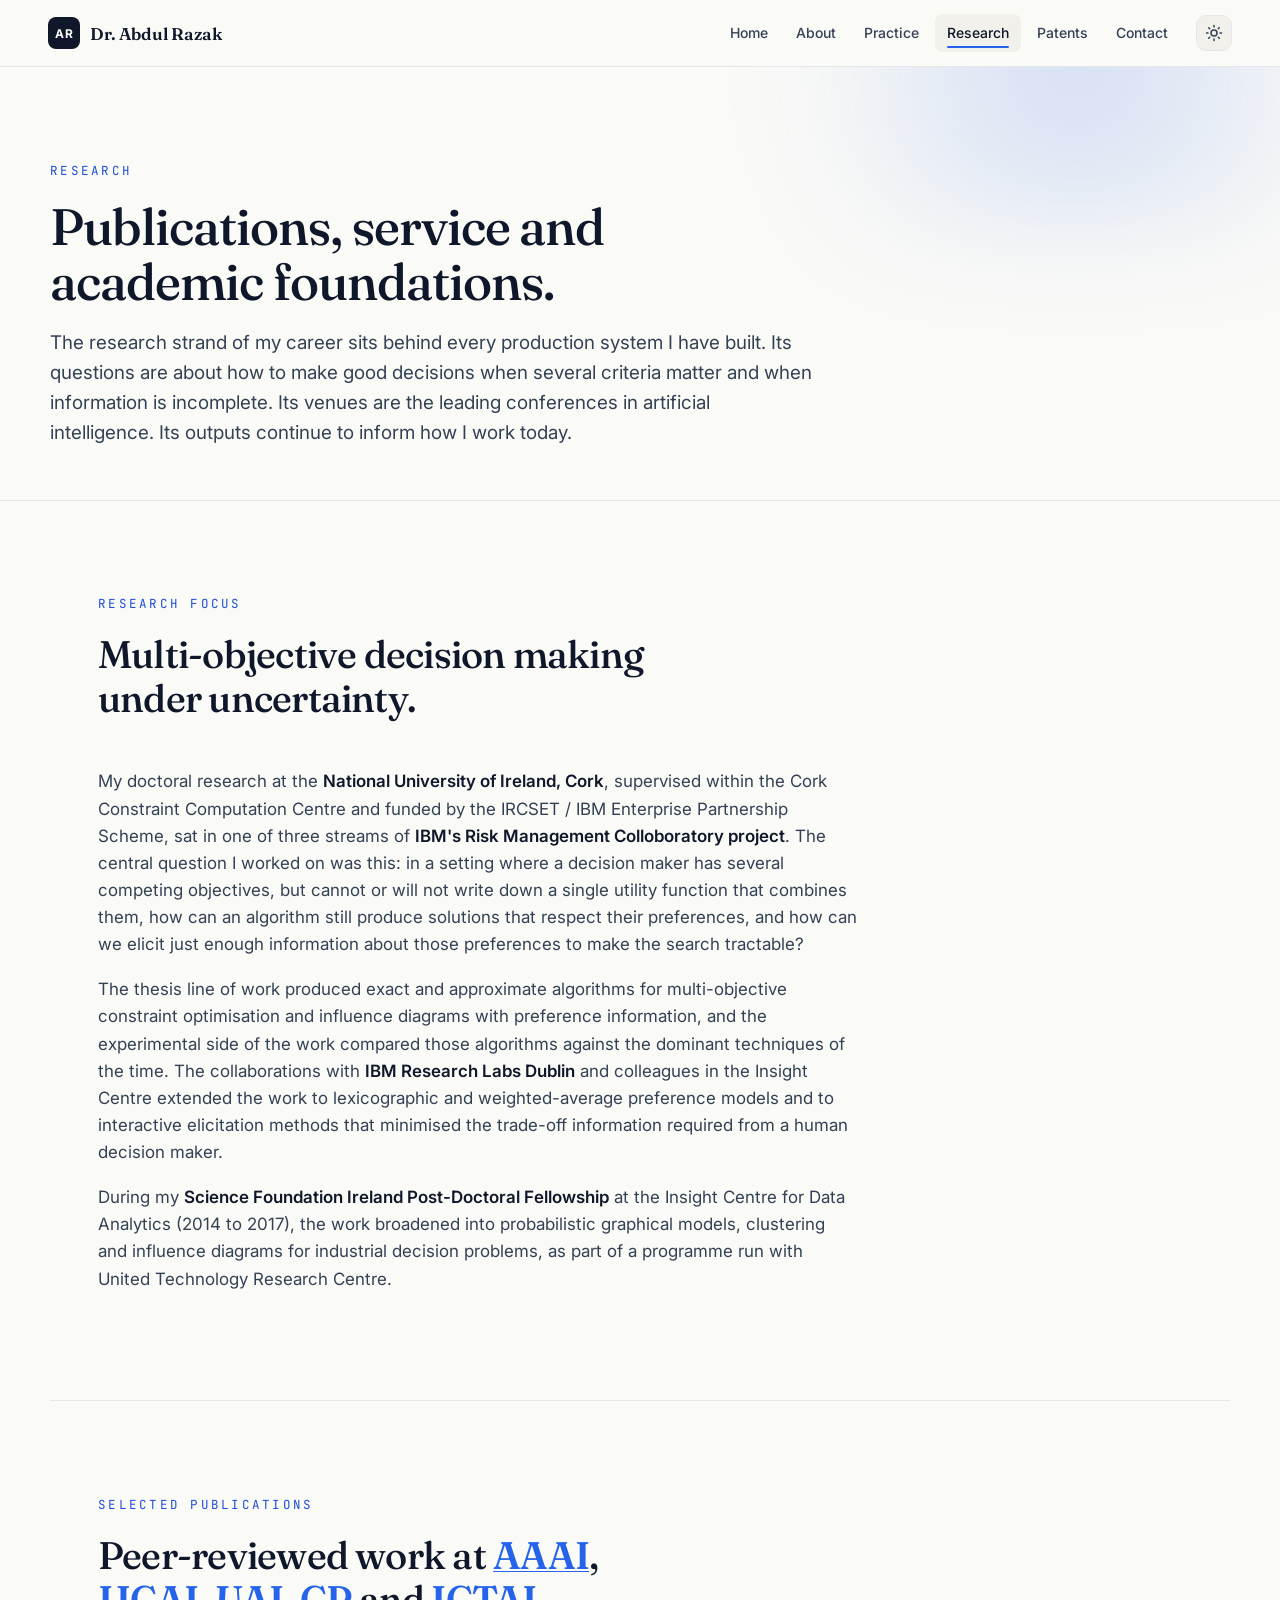
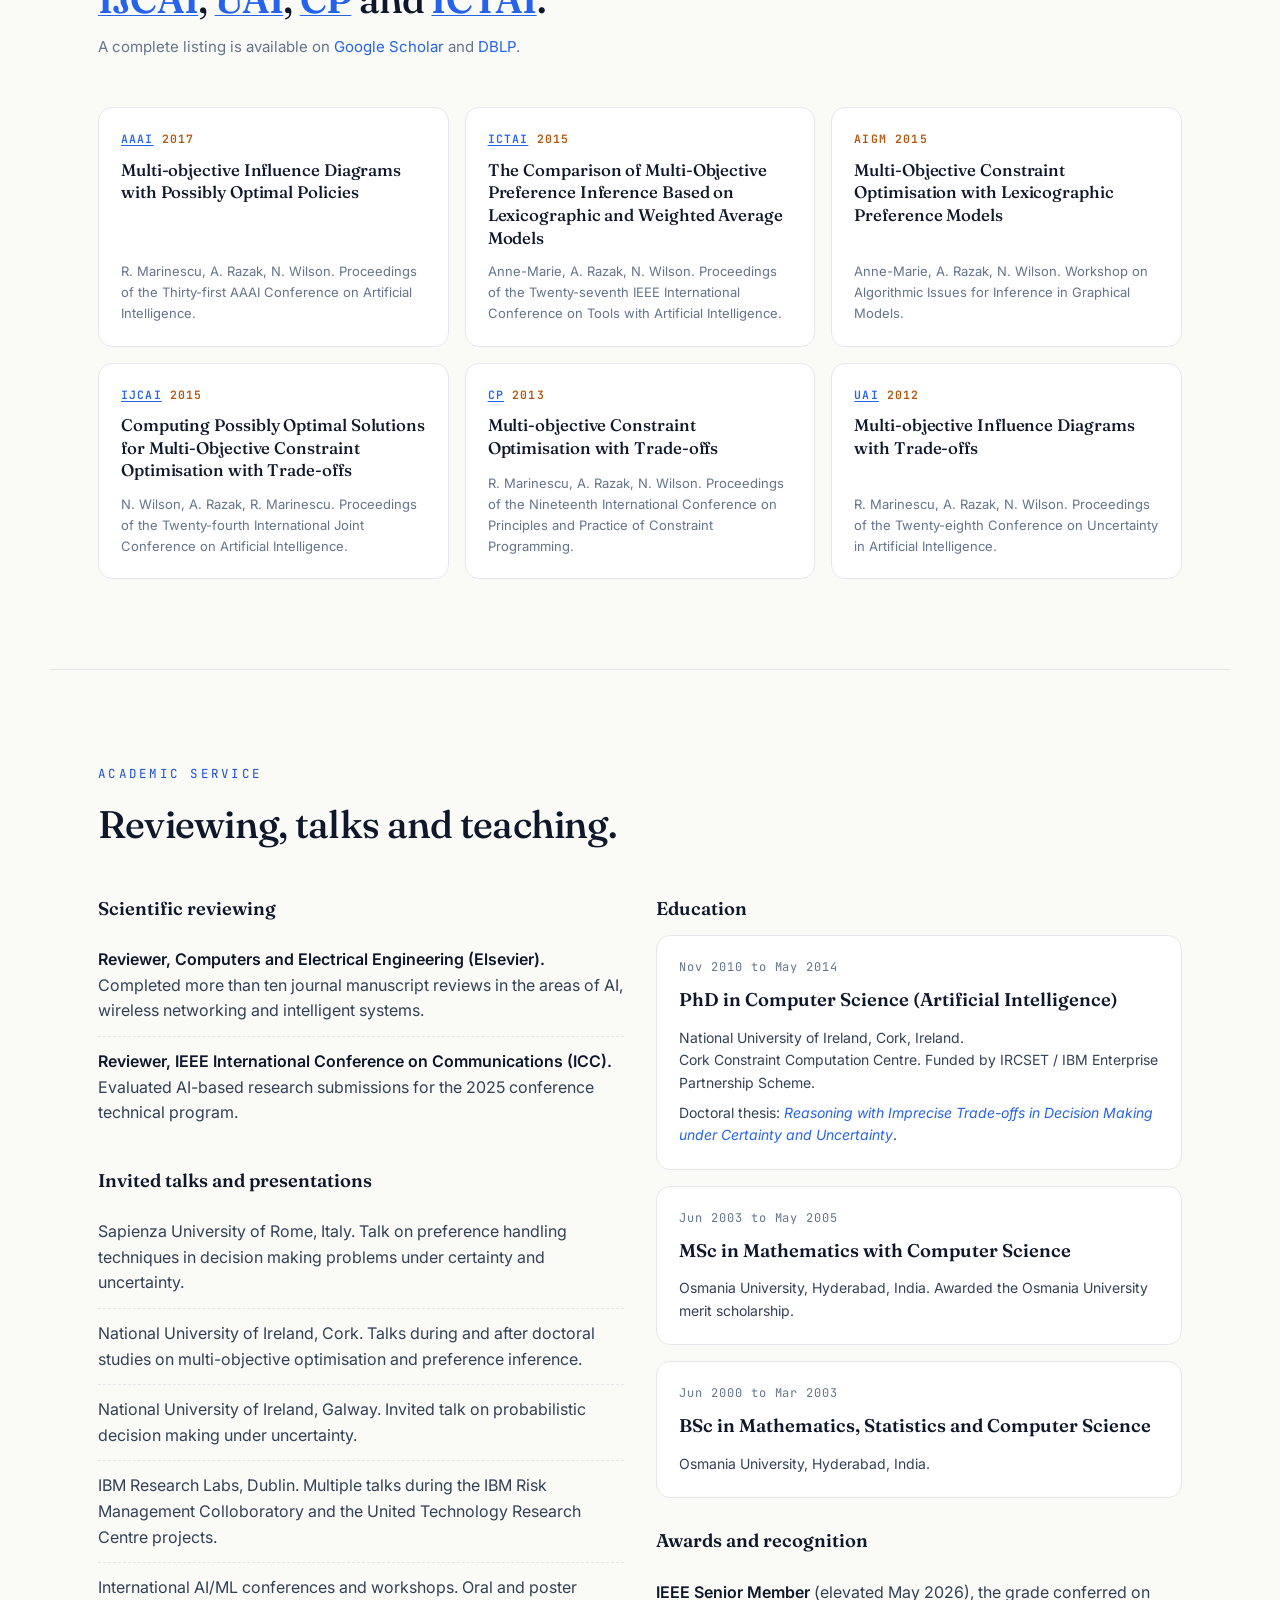
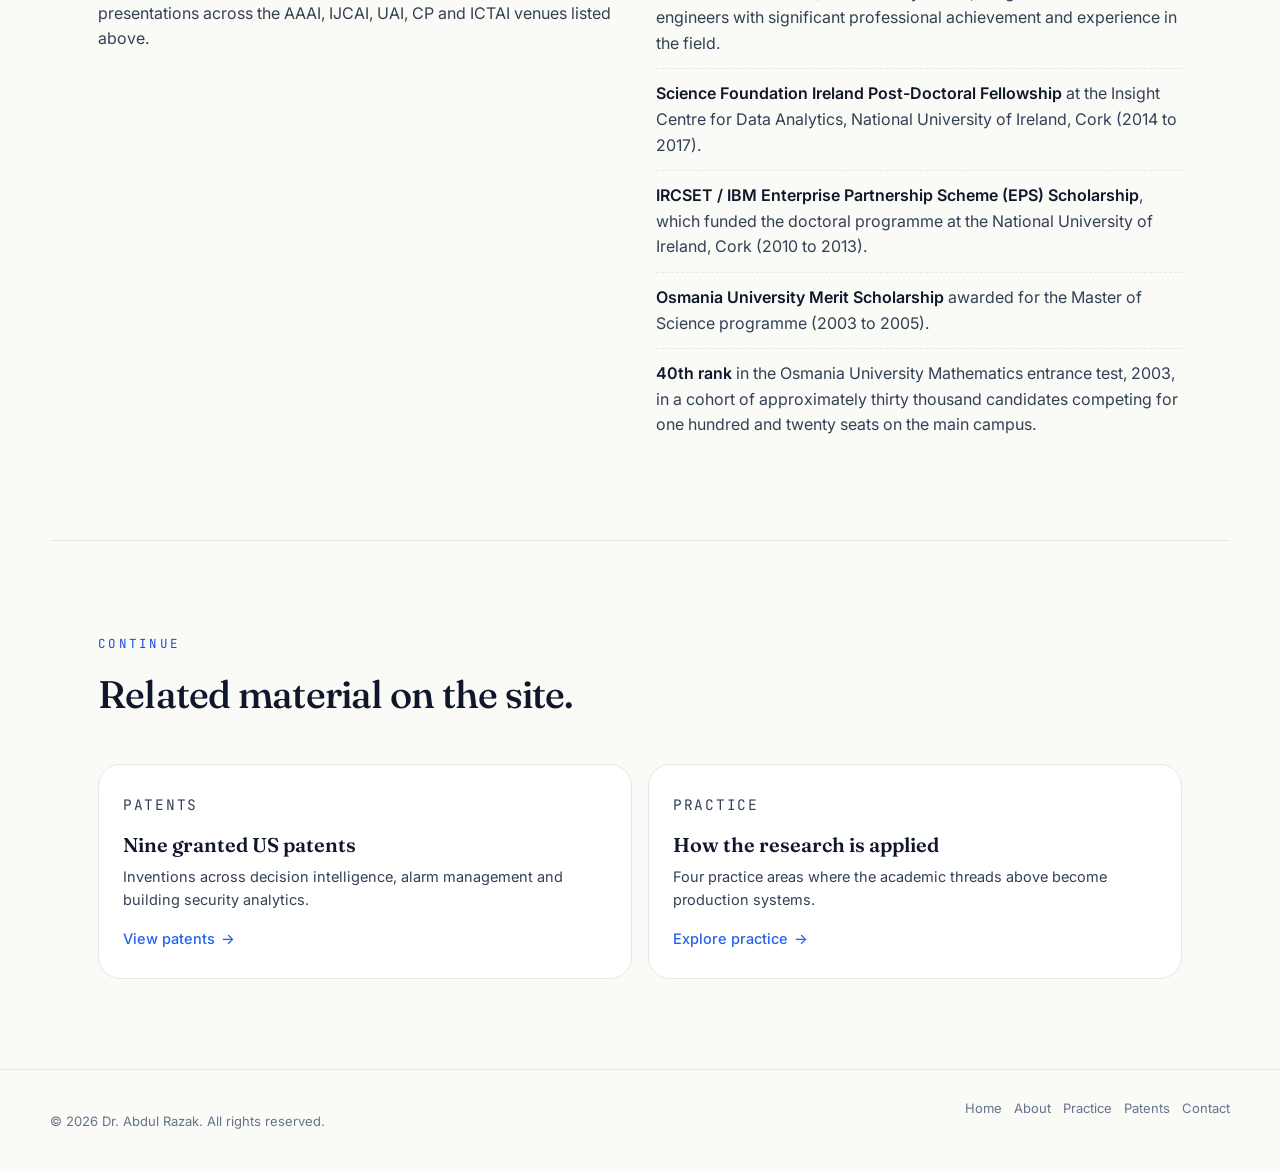
<file: research.html>
<!doctype html>
<html lang="en">
<head>
  <meta charset="utf-8" />
  <meta name="viewport" content="width=device-width, initial-scale=1" />
  <title>Research, Dr. Abdul Razak</title>
  <meta name="description" content="Peer-reviewed publications at AAAI, IJCAI, UAI, CP and ICTAI, academic service, talks and education. A decade of research in multi-objective decision making under uncertainty." />

  <link rel="preconnect" href="https://fonts.googleapis.com" />
  <link rel="preconnect" href="https://fonts.gstatic.com" crossorigin />
  <link href="https://fonts.googleapis.com/css2?family=Fraunces:opsz,wght@9..144,300;9..144,400;9..144,500;9..144,600;9..144,700&family=Inter:wght@300;400;500;600;700&family=JetBrains+Mono:wght@400;500&display=swap" rel="stylesheet" />
  <link rel="stylesheet" href="assets/css/style.css" />
  <link rel="icon" type="image/svg+xml" href="data:image/svg+xml,%3Csvg xmlns='http://www.w3.org/2000/svg' viewBox='0 0 100 100'%3E%3Crect width='100' height='100' rx='22' fill='%23111827'/%3E%3Ctext x='50' y='62' text-anchor='middle' font-family='Inter,sans-serif' font-size='44' font-weight='700' fill='%23f8fafc'%3EAR%3C/text%3E%3C/svg%3E" />
</head>
<body>
  <a class="skip-link" href="#main">Skip to content</a>

  <header class="topbar">
    <a class="brand" href="./" aria-label="Home">
      <span class="brand-mark" aria-hidden="true">AR</span>
      <span class="brand-text">Dr. Abdul Razak</span>
    </a>
    <nav class="nav" aria-label="Primary">
      <a href="./">Home</a>
      <a href="about.html">About</a>
      <a href="work.html">Practice</a>
      <a href="research.html" aria-current="page">Research</a>
      <a href="patents.html">Patents</a>
      <a href="contact.html">Contact</a>
    </nav>
    <button class="theme-toggle" id="themeToggle" type="button" aria-label="Toggle color theme">
      <svg class="icon-sun" viewBox="0 0 24 24" fill="none" stroke="currentColor" stroke-width="2" stroke-linecap="round" stroke-linejoin="round" aria-hidden="true"><circle cx="12" cy="12" r="4"/><path d="M12 2v2M12 20v2M4.93 4.93l1.41 1.41M17.66 17.66l1.41 1.41M2 12h2M20 12h2M4.93 19.07l1.41-1.41M17.66 6.34l1.41-1.41"/></svg>
      <svg class="icon-moon" viewBox="0 0 24 24" fill="none" stroke="currentColor" stroke-width="2" stroke-linecap="round" stroke-linejoin="round" aria-hidden="true"><path d="M21 12.79A9 9 0 1 1 11.21 3 7 7 0 0 0 21 12.79z"/></svg>
    </button>
  </header>

  <main id="main">
    <section class="page-hero">
      <div class="page-hero-inner">
        <p class="eyebrow">Research</p>
        <h1>Publications, service and academic foundations.</h1>
        <p class="lede">
          The research strand of my career sits behind every production system I have built. Its
          questions are about how to make good decisions when several criteria matter and when
          information is incomplete. Its venues are the leading conferences in artificial intelligence.
          Its outputs continue to inform how I work today.
        </p>
      </div>
    </section>

    <section class="section">
      <header class="section-head">
        <p class="section-eyebrow">Research focus</p>
        <h2>Multi-objective decision making under uncertainty.</h2>
      </header>

      <div class="prose">
        <p>
          My doctoral research at the <strong>National University of Ireland, Cork</strong>, supervised within the
          Cork Constraint Computation Centre and funded by the IRCSET / IBM Enterprise Partnership
          Scheme, sat in one of three streams of <strong>IBM's Risk Management Colloboratory
          project</strong>. The central question I worked on was this: in a setting where a decision
          maker has several competing objectives, but cannot or will not write down a single utility
          function that combines them, how can an algorithm still produce solutions that respect
          their preferences, and how can we elicit just enough information about those preferences
          to make the search tractable?
        </p>

        <p>
          The thesis line of work produced exact and approximate algorithms for multi-objective
          constraint optimisation and influence diagrams with preference information, and the
          experimental side of the work compared those algorithms against the dominant techniques
          of the time. The collaborations with <strong>IBM Research Labs Dublin</strong> and
          colleagues in the Insight Centre extended the work to lexicographic and weighted-average
          preference models and to interactive elicitation methods that minimised the trade-off
          information required from a human decision maker.
        </p>

        <p>
          During my <strong>Science Foundation Ireland Post-Doctoral Fellowship</strong> at the
          Insight Centre for Data Analytics (2014 to 2017), the work broadened into probabilistic
          graphical models, clustering and influence diagrams for industrial decision problems, as
          part of a programme run with United Technology Research Centre.
        </p>
      </div>
    </section>

    <section class="section">
      <header class="section-head">
        <p class="section-eyebrow">Selected publications</p>
        <h2>Peer-reviewed work at <a class="conf-link" href="https://aaai.org/" target="_blank" rel="noopener noreferrer" title="Association for the Advancement of Artificial Intelligence">AAAI</a>, <a class="conf-link" href="https://www.ijcai.org/" target="_blank" rel="noopener noreferrer" title="International Joint Conference on Artificial Intelligence">IJCAI</a>, <a class="conf-link" href="https://www.auai.org/" target="_blank" rel="noopener noreferrer" title="Conference on Uncertainty in Artificial Intelligence">UAI</a>, <a class="conf-link" href="https://www.a4cp.org/" target="_blank" rel="noopener noreferrer" title="International Conference on Principles and Practice of Constraint Programming">CP</a> and <a class="conf-link" href="https://ictai.computer.org/" target="_blank" rel="noopener noreferrer" title="IEEE International Conference on Tools with Artificial Intelligence">ICTAI</a>.</h2>
        <p class="section-sub">
          A complete listing is available on
          <a href="https://scholar.google.com/citations?user=NeuA3uAAAAAJ&hl=en" target="_blank" rel="noopener noreferrer">Google Scholar</a>
          and
          <a href="https://dblp.org/pid/120/1333.html" target="_blank" rel="noopener noreferrer">DBLP</a>.
        </p>
      </header>

      <div class="cards">
        <article class="card pub">
          <p class="card-venue"><a href="https://aaai.org/" target="_blank" rel="noopener noreferrer" title="Association for the Advancement of Artificial Intelligence">AAAI</a> 2017</p>
          <h3>Multi-objective Influence Diagrams with Possibly Optimal Policies</h3>
          <p class="card-authors">R. Marinescu, A. Razak, N. Wilson. Proceedings of the Thirty-first AAAI Conference on Artificial Intelligence.</p>
        </article>

        <article class="card pub">
          <p class="card-venue"><a href="https://ictai.computer.org/" target="_blank" rel="noopener noreferrer" title="IEEE International Conference on Tools with Artificial Intelligence">ICTAI</a> 2015</p>
          <h3>The Comparison of Multi-Objective Preference Inference Based on Lexicographic and Weighted Average Models</h3>
          <p class="card-authors">Anne-Marie, A. Razak, N. Wilson. Proceedings of the Twenty-seventh IEEE International Conference on Tools with Artificial Intelligence.</p>
        </article>

        <article class="card pub">
          <p class="card-venue">AIGM 2015</p>
          <h3>Multi-Objective Constraint Optimisation with Lexicographic Preference Models</h3>
          <p class="card-authors">Anne-Marie, A. Razak, N. Wilson. Workshop on Algorithmic Issues for Inference in Graphical Models.</p>
        </article>

        <article class="card pub">
          <p class="card-venue"><a href="https://www.ijcai.org/" target="_blank" rel="noopener noreferrer" title="International Joint Conference on Artificial Intelligence">IJCAI</a> 2015</p>
          <h3>Computing Possibly Optimal Solutions for Multi-Objective Constraint Optimisation with Trade-offs</h3>
          <p class="card-authors">N. Wilson, A. Razak, R. Marinescu. Proceedings of the Twenty-fourth International Joint Conference on Artificial Intelligence.</p>
        </article>

        <article class="card pub">
          <p class="card-venue"><a href="https://www.a4cp.org/" target="_blank" rel="noopener noreferrer" title="International Conference on Principles and Practice of Constraint Programming">CP</a> 2013</p>
          <h3>Multi-objective Constraint Optimisation with Trade-offs</h3>
          <p class="card-authors">R. Marinescu, A. Razak, N. Wilson. Proceedings of the Nineteenth International Conference on Principles and Practice of Constraint Programming.</p>
        </article>

        <article class="card pub">
          <p class="card-venue"><a href="https://www.auai.org/" target="_blank" rel="noopener noreferrer" title="Conference on Uncertainty in Artificial Intelligence">UAI</a> 2012</p>
          <h3>Multi-objective Influence Diagrams with Trade-offs</h3>
          <p class="card-authors">R. Marinescu, A. Razak, N. Wilson. Proceedings of the Twenty-eighth Conference on Uncertainty in Artificial Intelligence.</p>
        </article>
      </div>
    </section>

    <section class="section">
      <header class="section-head">
        <p class="section-eyebrow">Academic service</p>
        <h2>Reviewing, talks and teaching.</h2>
      </header>

      <div class="two-col">
        <div>
          <h3>Scientific reviewing</h3>
          <ul class="bullets-plain">
            <li><strong>Reviewer, Computers and Electrical Engineering (Elsevier).</strong> Completed more than ten journal manuscript reviews in the areas of AI, wireless networking and intelligent systems.</li>
            <li><strong>Reviewer, IEEE International Conference on Communications (ICC).</strong> Evaluated AI-based research submissions for the 2025 conference technical program.</li>
          </ul>

          <h3 class="mt">Invited talks and presentations</h3>
          <ul class="bullets-plain">
            <li>Sapienza University of Rome, Italy. Talk on preference handling techniques in decision making problems under certainty and uncertainty.</li>
            <li>National University of Ireland, Cork. Talks during and after doctoral studies on multi-objective optimisation and preference inference.</li>
            <li>National University of Ireland, Galway. Invited talk on probabilistic decision making under uncertainty.</li>
            <li>IBM Research Labs, Dublin. Multiple talks during the IBM Risk Management Colloboratory and the United Technology Research Centre projects.</li>
            <li>International AI/ML conferences and workshops. Oral and poster presentations across the AAAI, IJCAI, UAI, CP and ICTAI venues listed above.</li>
          </ul>
        </div>

        <div>
          <h3>Education</h3>
          <div class="edu" style="grid-template-columns:1fr">
            <article class="edu-item">
              <p class="edu-period">Nov 2010 to May 2014</p>
              <h3>PhD in Computer Science (Artificial Intelligence)</h3>
              <p class="edu-school">National University of Ireland, Cork, Ireland.<br/>Cork Constraint Computation Centre. Funded by IRCSET / IBM Enterprise Partnership Scheme.</p>
              <p class="edu-thesis">Doctoral thesis: <a href="https://cora.ucc.ie/items/67124c4f-d36b-44a6-8420-25e1f5f7c84c" target="_blank" rel="noopener noreferrer"><em>Reasoning with Imprecise Trade-offs in Decision Making under Certainty and Uncertainty</em></a>.</p>
            </article>
            <article class="edu-item">
              <p class="edu-period">Jun 2003 to May 2005</p>
              <h3>MSc in Mathematics with Computer Science</h3>
              <p class="edu-school">Osmania University, Hyderabad, India. Awarded the Osmania University merit scholarship.</p>
            </article>
            <article class="edu-item">
              <p class="edu-period">Jun 2000 to Mar 2003</p>
              <h3>BSc in Mathematics, Statistics and Computer Science</h3>
              <p class="edu-school">Osmania University, Hyderabad, India.</p>
            </article>
          </div>

          <h3 class="mt">Awards and recognition</h3>
          <ul class="bullets-plain">
            <li><strong>IEEE Senior Member</strong> (elevated May 2026), the grade conferred on engineers with significant professional achievement and experience in the field.</li>
            <li><strong>Science Foundation Ireland Post-Doctoral Fellowship</strong> at the Insight Centre for Data Analytics, National University of Ireland, Cork (2014 to 2017).</li>
            <li><strong>IRCSET / IBM Enterprise Partnership Scheme (EPS) Scholarship</strong>, which funded the doctoral programme at the National University of Ireland, Cork (2010 to 2013).</li>
            <li><strong>Osmania University Merit Scholarship</strong> awarded for the Master of Science programme (2003 to 2005).</li>
            <li><strong>40th rank</strong> in the Osmania University Mathematics entrance test, 2003, in a cohort of approximately thirty thousand candidates competing for one hundred and twenty seats on the main campus.</li>
          </ul>
        </div>
      </div>
    </section>

    <section class="section">
      <header class="section-head">
        <p class="section-eyebrow">Continue</p>
        <h2>Related material on the site.</h2>
      </header>
      <div class="navcards">
        <a class="navcard" href="patents.html">
          <p class="navcard-eyebrow">Patents</p>
          <h3>Nine granted US patents</h3>
          <p>Inventions across decision intelligence, alarm management and building security analytics.</p>
          <span class="btn-arrow">View patents</span>
        </a>
        <a class="navcard" href="work.html">
          <p class="navcard-eyebrow">Practice</p>
          <h3>How the research is applied</h3>
          <p>Four practice areas where the academic threads above become production systems.</p>
          <span class="btn-arrow">Explore practice</span>
        </a>
      </div>
    </section>
  </main>

  <footer class="foot">
    <div class="foot-inner">
      <p>&copy; <span id="year"></span> Dr. Abdul Razak. All rights reserved.</p>
      <nav class="foot-nav" aria-label="Site sections">
        <a href="./">Home</a>
        <a href="about.html">About</a>
        <a href="work.html">Practice</a>
        <a href="patents.html">Patents</a>
        <a href="contact.html">Contact</a>
      </nav>
    </div>
  </footer>

  <script src="assets/js/main.js" defer></script>
</body>
</html>
</file>
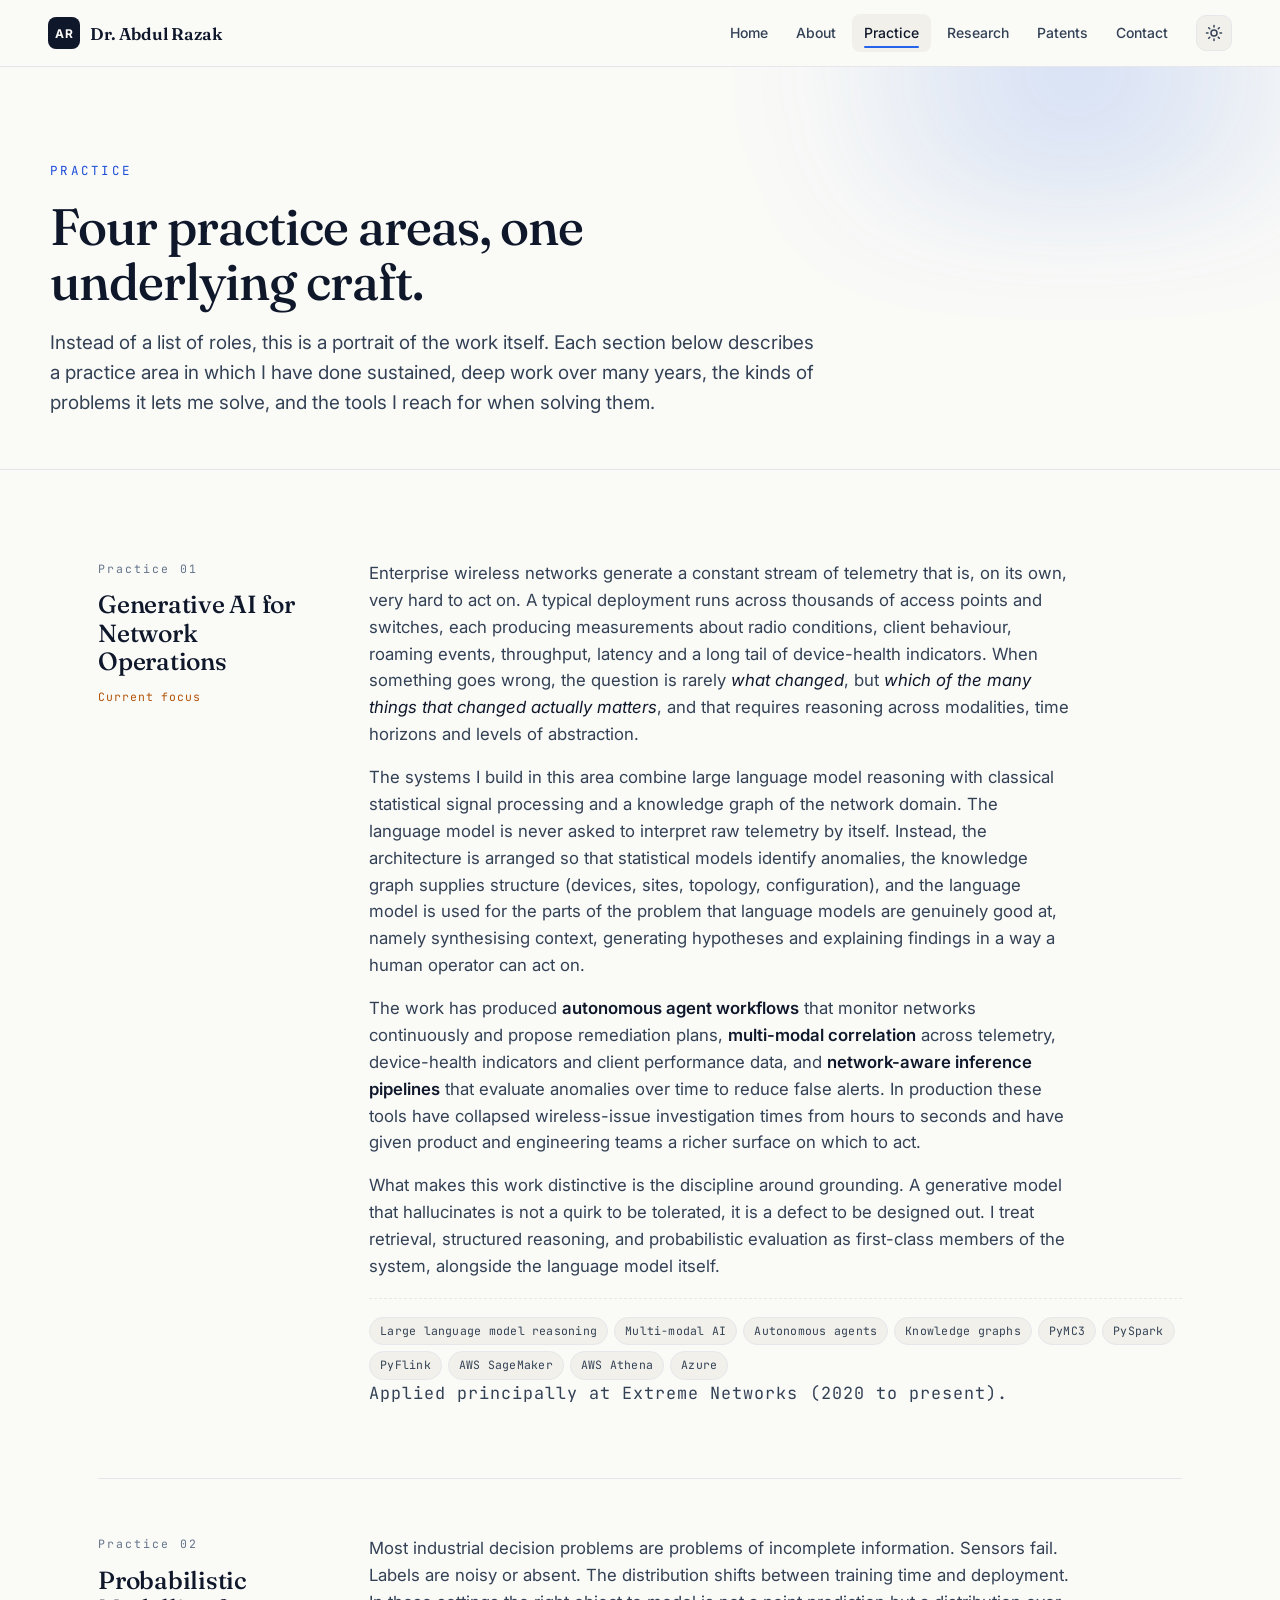
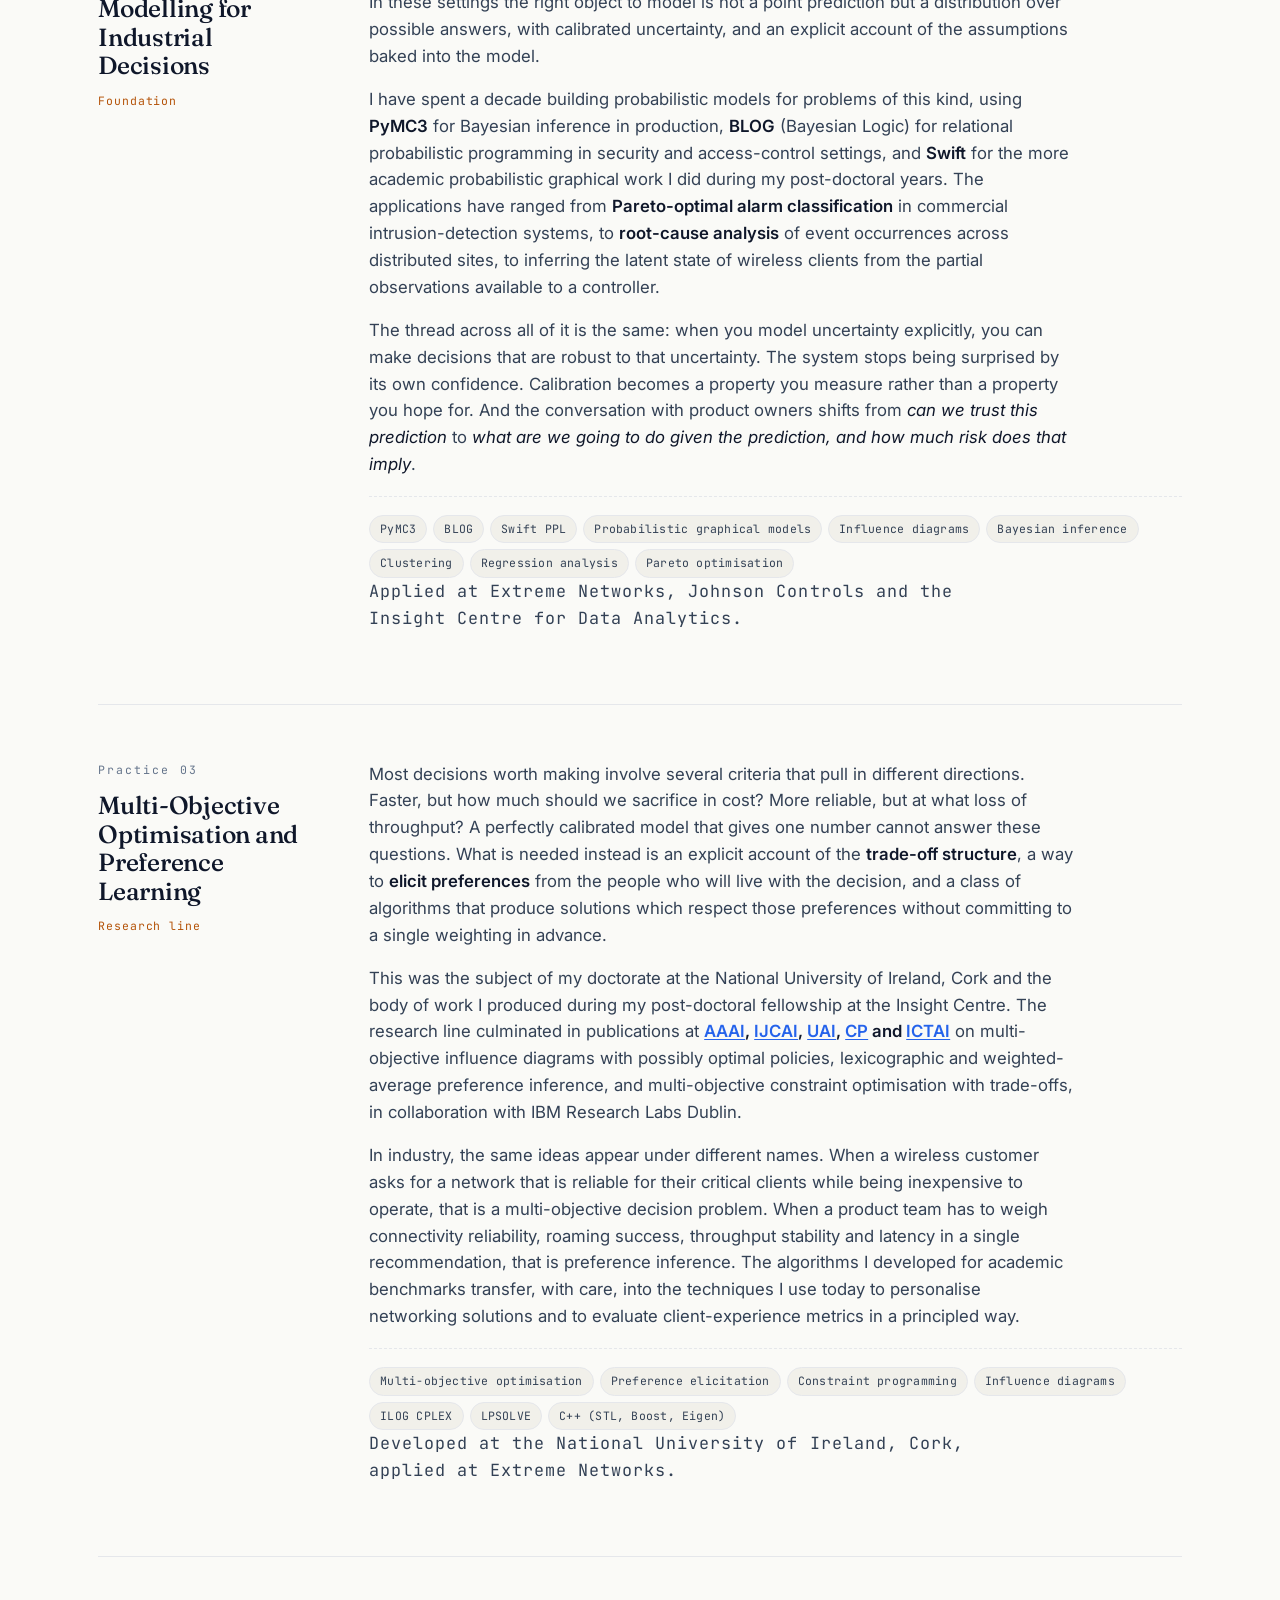
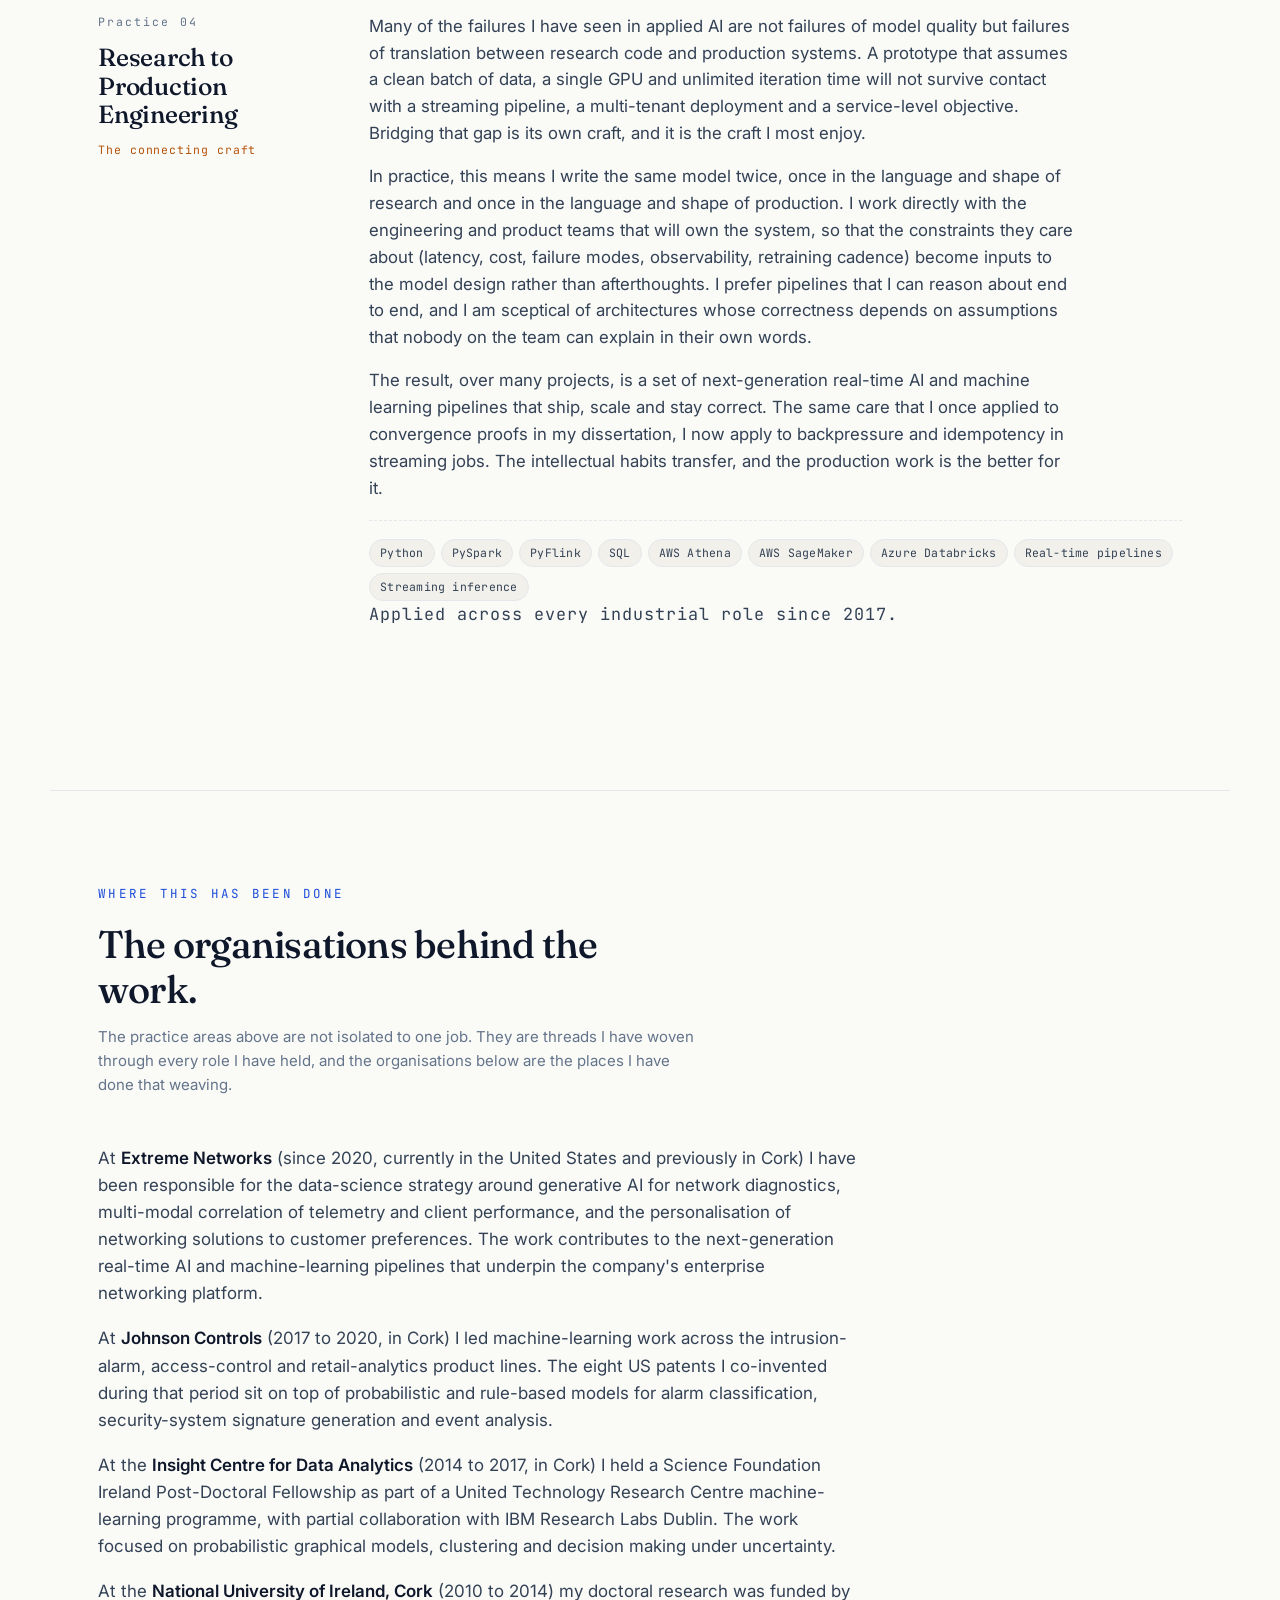
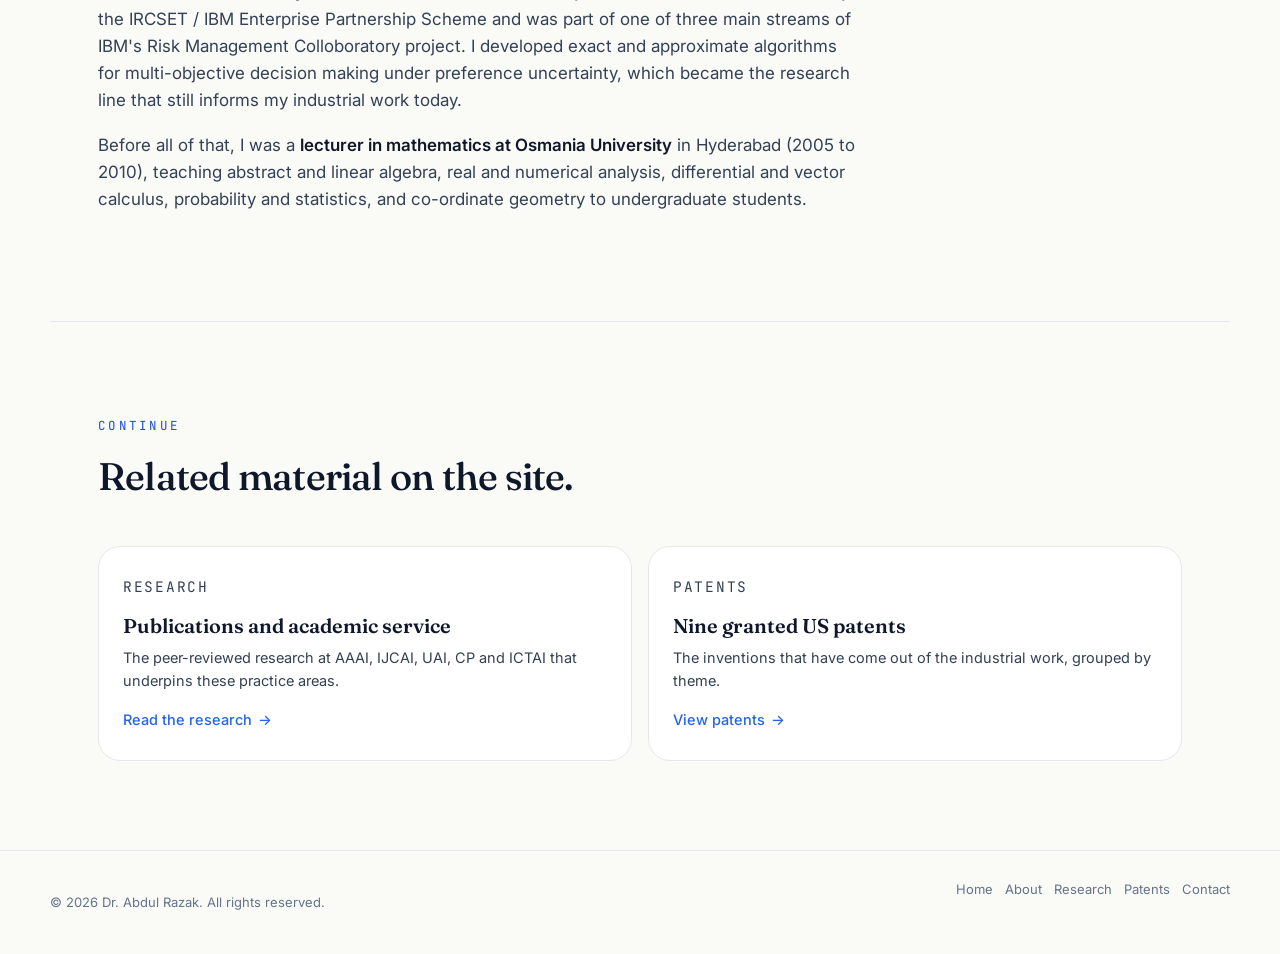
<file: work.html>
<!doctype html>
<html lang="en">
<head>
  <meta charset="utf-8" />
  <meta name="viewport" content="width=device-width, initial-scale=1" />
  <title>Practice areas, Dr. Abdul Razak</title>
  <meta name="description" content="Four practice areas at the intersection of probabilistic AI research and production machine learning, from generative AI for network diagnostics to multi-objective decision making." />

  <link rel="preconnect" href="https://fonts.googleapis.com" />
  <link rel="preconnect" href="https://fonts.gstatic.com" crossorigin />
  <link href="https://fonts.googleapis.com/css2?family=Fraunces:opsz,wght@9..144,300;9..144,400;9..144,500;9..144,600;9..144,700&family=Inter:wght@300;400;500;600;700&family=JetBrains+Mono:wght@400;500&display=swap" rel="stylesheet" />
  <link rel="stylesheet" href="assets/css/style.css" />
  <link rel="icon" type="image/svg+xml" href="data:image/svg+xml,%3Csvg xmlns='http://www.w3.org/2000/svg' viewBox='0 0 100 100'%3E%3Crect width='100' height='100' rx='22' fill='%23111827'/%3E%3Ctext x='50' y='62' text-anchor='middle' font-family='Inter,sans-serif' font-size='44' font-weight='700' fill='%23f8fafc'%3EAR%3C/text%3E%3C/svg%3E" />
</head>
<body>
  <a class="skip-link" href="#main">Skip to content</a>

  <header class="topbar">
    <a class="brand" href="./" aria-label="Home">
      <span class="brand-mark" aria-hidden="true">AR</span>
      <span class="brand-text">Dr. Abdul Razak</span>
    </a>
    <nav class="nav" aria-label="Primary">
      <a href="./">Home</a>
      <a href="about.html">About</a>
      <a href="work.html" aria-current="page">Practice</a>
      <a href="research.html">Research</a>
      <a href="patents.html">Patents</a>
      <a href="contact.html">Contact</a>
    </nav>
    <button class="theme-toggle" id="themeToggle" type="button" aria-label="Toggle color theme">
      <svg class="icon-sun" viewBox="0 0 24 24" fill="none" stroke="currentColor" stroke-width="2" stroke-linecap="round" stroke-linejoin="round" aria-hidden="true"><circle cx="12" cy="12" r="4"/><path d="M12 2v2M12 20v2M4.93 4.93l1.41 1.41M17.66 17.66l1.41 1.41M2 12h2M20 12h2M4.93 19.07l1.41-1.41M17.66 6.34l1.41-1.41"/></svg>
      <svg class="icon-moon" viewBox="0 0 24 24" fill="none" stroke="currentColor" stroke-width="2" stroke-linecap="round" stroke-linejoin="round" aria-hidden="true"><path d="M21 12.79A9 9 0 1 1 11.21 3 7 7 0 0 0 21 12.79z"/></svg>
    </button>
  </header>

  <main id="main">
    <section class="page-hero">
      <div class="page-hero-inner">
        <p class="eyebrow">Practice</p>
        <h1>Four practice areas, one underlying craft.</h1>
        <p class="lede">
          Instead of a list of roles, this is a portrait of the work itself. Each section below describes
          a practice area in which I have done sustained, deep work over many years, the kinds of
          problems it lets me solve, and the tools I reach for when solving them.
        </p>
      </div>
    </section>

    <section class="section">
      <article class="practice" id="genai-operations">
        <aside class="practice-side">
          <span class="practice-num">Practice 01</span>
          <h3>Generative AI for Network Operations</h3>
          <span class="practice-tag">Current focus</span>
        </aside>
        <div class="practice-body">
          <p>
            Enterprise wireless networks generate a constant stream of telemetry that is, on its own,
            very hard to act on. A typical deployment runs across thousands of access points and
            switches, each producing measurements about radio conditions, client behaviour, roaming
            events, throughput, latency and a long tail of device-health indicators. When something
            goes wrong, the question is rarely <em>what changed</em>, but <em>which of the many things
            that changed actually matters</em>, and that requires reasoning across modalities, time
            horizons and levels of abstraction.
          </p>

          <p>
            The systems I build in this area combine large language model reasoning with classical
            statistical signal processing and a knowledge graph of the network domain. The language
            model is never asked to interpret raw telemetry by itself. Instead, the architecture is
            arranged so that statistical models identify anomalies, the knowledge graph supplies
            structure (devices, sites, topology, configuration), and the language model is used for
            the parts of the problem that language models are genuinely good at, namely synthesising
            context, generating hypotheses and explaining findings in a way a human operator can act on.
          </p>

          <p>
            The work has produced <strong>autonomous agent workflows</strong> that monitor networks
            continuously and propose remediation plans, <strong>multi-modal correlation</strong> across
            telemetry, device-health indicators and client performance data, and
            <strong>network-aware inference pipelines</strong> that evaluate anomalies over time to
            reduce false alerts. In production these tools have collapsed wireless-issue investigation
            times from hours to seconds and have given product and engineering teams a richer surface
            on which to act.
          </p>

          <p>
            What makes this work distinctive is the discipline around grounding. A generative model
            that hallucinates is not a quirk to be tolerated, it is a defect to be designed out. I
            treat retrieval, structured reasoning, and probabilistic evaluation as first-class members
            of the system, alongside the language model itself.
          </p>

          <div class="practice-pillset" aria-label="Tools and platforms">
            <span>Large language model reasoning</span>
            <span>Multi-modal AI</span>
            <span>Autonomous agents</span>
            <span>Knowledge graphs</span>
            <span>PyMC3</span>
            <span>PySpark</span>
            <span>PyFlink</span>
            <span>AWS SageMaker</span>
            <span>AWS Athena</span>
            <span>Azure</span>
          </div>
          <p class="practice-foot">Applied principally at Extreme Networks (2020 to present).</p>
        </div>
      </article>

      <article class="practice" id="probabilistic-modelling">
        <aside class="practice-side">
          <span class="practice-num">Practice 02</span>
          <h3>Probabilistic Modelling for Industrial Decisions</h3>
          <span class="practice-tag">Foundation</span>
        </aside>
        <div class="practice-body">
          <p>
            Most industrial decision problems are problems of incomplete information. Sensors fail.
            Labels are noisy or absent. The distribution shifts between training time and deployment.
            In these settings the right object to model is not a point prediction but a distribution
            over possible answers, with calibrated uncertainty, and an explicit account of the
            assumptions baked into the model.
          </p>

          <p>
            I have spent a decade building probabilistic models for problems of this kind, using
            <strong>PyMC3</strong> for Bayesian inference in production, <strong>BLOG</strong>
            (Bayesian Logic) for relational probabilistic programming in security and access-control
            settings, and <strong>Swift</strong> for the more academic probabilistic graphical work I
            did during my post-doctoral years. The applications have ranged from
            <strong>Pareto-optimal alarm classification</strong> in commercial intrusion-detection
            systems, to <strong>root-cause analysis</strong> of event occurrences across distributed
            sites, to inferring the latent state of wireless clients from the partial observations
            available to a controller.
          </p>

          <p>
            The thread across all of it is the same: when you model uncertainty explicitly, you can
            make decisions that are robust to that uncertainty. The system stops being surprised by
            its own confidence. Calibration becomes a property you measure rather than a property you
            hope for. And the conversation with product owners shifts from <em>can we trust this
            prediction</em> to <em>what are we going to do given the prediction, and how much risk
            does that imply</em>.
          </p>

          <div class="practice-pillset" aria-label="Tools and platforms">
            <span>PyMC3</span>
            <span>BLOG</span>
            <span>Swift PPL</span>
            <span>Probabilistic graphical models</span>
            <span>Influence diagrams</span>
            <span>Bayesian inference</span>
            <span>Clustering</span>
            <span>Regression analysis</span>
            <span>Pareto optimisation</span>
          </div>
          <p class="practice-foot">Applied at Extreme Networks, Johnson Controls and the Insight Centre for Data Analytics.</p>
        </div>
      </article>

      <article class="practice" id="multi-objective">
        <aside class="practice-side">
          <span class="practice-num">Practice 03</span>
          <h3>Multi-Objective Optimisation and Preference Learning</h3>
          <span class="practice-tag">Research line</span>
        </aside>
        <div class="practice-body">
          <p>
            Most decisions worth making involve several criteria that pull in different directions.
            Faster, but how much should we sacrifice in cost? More reliable, but at what loss of
            throughput? A perfectly calibrated model that gives one number cannot answer these
            questions. What is needed instead is an explicit account of the
            <strong>trade-off structure</strong>, a way to <strong>elicit preferences</strong> from
            the people who will live with the decision, and a class of algorithms that produce
            solutions which respect those preferences without committing to a single weighting in
            advance.
          </p>

          <p>
            This was the subject of my doctorate at the National University of Ireland, Cork and the body of work I
            produced during my post-doctoral fellowship at the Insight Centre. The research line
            culminated in publications at <strong><a class="conf-link" href="https://aaai.org/" target="_blank" rel="noopener noreferrer" title="Association for the Advancement of Artificial Intelligence">AAAI</a>, <a class="conf-link" href="https://www.ijcai.org/" target="_blank" rel="noopener noreferrer" title="International Joint Conference on Artificial Intelligence">IJCAI</a>, <a class="conf-link" href="https://www.auai.org/" target="_blank" rel="noopener noreferrer" title="Conference on Uncertainty in Artificial Intelligence">UAI</a>, <a class="conf-link" href="https://www.a4cp.org/" target="_blank" rel="noopener noreferrer" title="International Conference on Principles and Practice of Constraint Programming">CP</a> and <a class="conf-link" href="https://ictai.computer.org/" target="_blank" rel="noopener noreferrer" title="IEEE International Conference on Tools with Artificial Intelligence">ICTAI</a></strong> on
            multi-objective influence diagrams with possibly optimal policies, lexicographic and
            weighted-average preference inference, and multi-objective constraint optimisation with
            trade-offs, in collaboration with IBM Research Labs Dublin.
          </p>

          <p>
            In industry, the same ideas appear under different names. When a wireless customer asks
            for a network that is reliable for their critical clients while being inexpensive to
            operate, that is a multi-objective decision problem. When a product team has to weigh
            connectivity reliability, roaming success, throughput stability and latency in a single
            recommendation, that is preference inference. The algorithms I developed for academic
            benchmarks transfer, with care, into the techniques I use today to personalise networking
            solutions and to evaluate client-experience metrics in a principled way.
          </p>

          <div class="practice-pillset" aria-label="Tools and platforms">
            <span>Multi-objective optimisation</span>
            <span>Preference elicitation</span>
            <span>Constraint programming</span>
            <span>Influence diagrams</span>
            <span>ILOG CPLEX</span>
            <span>LPSOLVE</span>
            <span>C++ (STL, Boost, Eigen)</span>
          </div>
          <p class="practice-foot">Developed at the National University of Ireland, Cork, applied at Extreme Networks.</p>
        </div>
      </article>

      <article class="practice" id="production-engineering">
        <aside class="practice-side">
          <span class="practice-num">Practice 04</span>
          <h3>Research to Production Engineering</h3>
          <span class="practice-tag">The connecting craft</span>
        </aside>
        <div class="practice-body">
          <p>
            Many of the failures I have seen in applied AI are not failures of model quality but
            failures of translation between research code and production systems. A prototype that
            assumes a clean batch of data, a single GPU and unlimited iteration time will not survive
            contact with a streaming pipeline, a multi-tenant deployment and a service-level
            objective. Bridging that gap is its own craft, and it is the craft I most enjoy.
          </p>

          <p>
            In practice, this means I write the same model twice, once in the language and shape of
            research and once in the language and shape of production. I work directly with the
            engineering and product teams that will own the system, so that the constraints they care
            about (latency, cost, failure modes, observability, retraining cadence) become inputs to
            the model design rather than afterthoughts. I prefer pipelines that I can reason about
            end to end, and I am sceptical of architectures whose correctness depends on assumptions
            that nobody on the team can explain in their own words.
          </p>

          <p>
            The result, over many projects, is a set of next-generation real-time AI and machine
            learning pipelines that ship, scale and stay correct. The same care that I once applied
            to convergence proofs in my dissertation, I now apply to backpressure and idempotency in
            streaming jobs. The intellectual habits transfer, and the production work is the better
            for it.
          </p>

          <div class="practice-pillset" aria-label="Tools and platforms">
            <span>Python</span>
            <span>PySpark</span>
            <span>PyFlink</span>
            <span>SQL</span>
            <span>AWS Athena</span>
            <span>AWS SageMaker</span>
            <span>Azure Databricks</span>
            <span>Real-time pipelines</span>
            <span>Streaming inference</span>
          </div>
          <p class="practice-foot">Applied across every industrial role since 2017.</p>
        </div>
      </article>
    </section>

    <section class="section">
      <header class="section-head">
        <p class="section-eyebrow">Where this has been done</p>
        <h2>The organisations behind the work.</h2>
        <p class="section-sub">
          The practice areas above are not isolated to one job. They are threads I have woven through
          every role I have held, and the organisations below are the places I have done that weaving.
        </p>
      </header>

      <div class="prose">
        <p>
          At <strong>Extreme Networks</strong> (since 2020, currently in the United States and
          previously in Cork) I have been responsible for the data-science strategy around generative
          AI for network diagnostics, multi-modal correlation of telemetry and client performance,
          and the personalisation of networking solutions to customer preferences. The work
          contributes to the next-generation real-time AI and machine-learning pipelines that
          underpin the company's enterprise networking platform.
        </p>

        <p>
          At <strong>Johnson Controls</strong> (2017 to 2020, in Cork) I led machine-learning work
          across the intrusion-alarm, access-control and retail-analytics product lines. The eight
          US patents I co-invented during that period sit on top of probabilistic and rule-based
          models for alarm classification, security-system signature generation and event analysis.
        </p>

        <p>
          At the <strong>Insight Centre for Data Analytics</strong> (2014 to 2017, in Cork) I held a
          Science Foundation Ireland Post-Doctoral Fellowship as part of a United Technology Research
          Centre machine-learning programme, with partial collaboration with IBM Research Labs Dublin.
          The work focused on probabilistic graphical models, clustering and decision making under
          uncertainty.
        </p>

        <p>
          At the <strong>National University of Ireland, Cork</strong> (2010 to 2014) my doctoral research was funded
          by the IRCSET / IBM Enterprise Partnership Scheme and was part of one of three main streams
          of IBM's Risk Management Colloboratory project. I developed exact and approximate
          algorithms for multi-objective decision making under preference uncertainty, which became
          the research line that still informs my industrial work today.
        </p>

        <p>
          Before all of that, I was a <strong>lecturer in mathematics at Osmania University</strong>
          in Hyderabad (2005 to 2010), teaching abstract and linear algebra, real and numerical
          analysis, differential and vector calculus, probability and statistics, and co-ordinate
          geometry to undergraduate students.
        </p>
      </div>
    </section>

    <section class="section">
      <header class="section-head">
        <p class="section-eyebrow">Continue</p>
        <h2>Related material on the site.</h2>
      </header>
      <div class="navcards">
        <a class="navcard" href="research.html">
          <p class="navcard-eyebrow">Research</p>
          <h3>Publications and academic service</h3>
          <p>The peer-reviewed research at AAAI, IJCAI, UAI, CP and ICTAI that underpins these practice areas.</p>
          <span class="btn-arrow">Read the research</span>
        </a>
        <a class="navcard" href="patents.html">
          <p class="navcard-eyebrow">Patents</p>
          <h3>Nine granted US patents</h3>
          <p>The inventions that have come out of the industrial work, grouped by theme.</p>
          <span class="btn-arrow">View patents</span>
        </a>
      </div>
    </section>
  </main>

  <footer class="foot">
    <div class="foot-inner">
      <p>&copy; <span id="year"></span> Dr. Abdul Razak. All rights reserved.</p>
      <nav class="foot-nav" aria-label="Site sections">
        <a href="./">Home</a>
        <a href="about.html">About</a>
        <a href="research.html">Research</a>
        <a href="patents.html">Patents</a>
        <a href="contact.html">Contact</a>
      </nav>
    </div>
  </footer>

  <script src="assets/js/main.js" defer></script>
</body>
</html>
</file>
<file: assets/css/style.css>
:root {
  --bg: #fafaf7;
  --bg-elev: #ffffff;
  --bg-soft: #f1f0ea;
  --ink: #0f172a;
  --ink-soft: #334155;
  --ink-mute: #64748b;
  --line: #e5e7eb;
  --line-strong: #cbd5e1;
  --accent: #2563eb;
  --accent-deep: #1d4ed8;
  --accent-soft: #dbeafe;
  --accent-text: #1d4ed8;
  --gold: #b45309;
  --shadow: 0 1px 2px rgba(15, 23, 42, 0.04), 0 12px 32px -16px rgba(15, 23, 42, 0.18);
  --shadow-lg: 0 2px 4px rgba(15, 23, 42, 0.05), 0 32px 64px -32px rgba(15, 23, 42, 0.25);
  --radius: 14px;
  --radius-lg: 22px;
  --maxw: 1180px;
  --maxw-text: 760px;
  --serif: "Fraunces", "Iowan Old Style", "Apple Garamond", Georgia, serif;
  --sans: "Inter", system-ui, -apple-system, "Segoe UI", Roboto, sans-serif;
  --mono: "JetBrains Mono", ui-monospace, SFMono-Regular, Menlo, monospace;
}

html[data-theme="dark"] {
  --bg: #0b1020;
  --bg-elev: #111729;
  --bg-soft: #161e36;
  --ink: #f1f5f9;
  --ink-soft: #cbd5e1;
  --ink-mute: #94a3b8;
  --line: #1f2a44;
  --line-strong: #2c3a5c;
  --accent: #60a5fa;
  --accent-deep: #93c5fd;
  --accent-soft: #1e3a8a;
  --accent-text: #93c5fd;
  --gold: #fbbf24;
  --shadow: 0 1px 2px rgba(0, 0, 0, 0.3), 0 16px 40px -16px rgba(0, 0, 0, 0.55);
  --shadow-lg: 0 2px 4px rgba(0, 0, 0, 0.35), 0 40px 80px -32px rgba(0, 0, 0, 0.65);
}

* { box-sizing: border-box; }
html { scroll-behavior: smooth; }
html, body {
  margin: 0;
  background: var(--bg);
  color: var(--ink);
  font-family: var(--sans);
  font-size: 16px;
  line-height: 1.6;
  -webkit-font-smoothing: antialiased;
  text-rendering: optimizeLegibility;
}
img, svg { max-width: 100%; display: block; }
a {
  color: var(--accent);
  text-decoration: none;
  text-underline-offset: 3px;
  transition: color 160ms ease;
}
a:hover { color: var(--accent-deep); text-decoration: underline; }

/* Conference name links: clearly coloured so they read as clickable */
.conf-link {
  color: var(--accent);
  font-weight: 600;
  text-decoration: underline;
  text-decoration-thickness: 1px;
  text-underline-offset: 2px;
  transition: color 160ms ease;
}
.conf-link:hover {
  color: var(--accent-deep);
}

.skip-link {
  position: absolute; top: -100px; left: 16px;
  background: var(--ink); color: var(--bg);
  padding: 10px 14px; border-radius: 8px;
  z-index: 100;
}
.skip-link:focus { top: 16px; }

/* ---------- Topbar ---------- */
.topbar {
  position: sticky; top: 0; z-index: 50;
  display: flex; align-items: center; gap: 16px;
  padding: 14px clamp(20px, 4vw, 48px);
  background: color-mix(in oklab, var(--bg) 88%, transparent);
  backdrop-filter: saturate(140%) blur(12px);
  -webkit-backdrop-filter: saturate(140%) blur(12px);
  border-bottom: 1px solid var(--line);
}

.brand {
  display: inline-flex; align-items: center; gap: 10px;
  color: var(--ink); font-weight: 600;
}
.brand:hover { text-decoration: none; color: var(--ink); }

.brand-mark {
  display: inline-grid; place-items: center;
  width: 32px; height: 32px;
  background: var(--ink); color: var(--bg);
  border-radius: 8px;
  font-family: var(--sans);
  font-weight: 700; font-size: 12px; letter-spacing: 0.5px;
}

.brand-text { font-family: var(--serif); font-size: 17px; letter-spacing: -0.01em; }

.nav {
  display: flex; flex-wrap: wrap; gap: 4px;
  margin-left: auto;
}
.nav a {
  position: relative;
  padding: 8px 12px;
  color: var(--ink-soft);
  font-size: 14px; font-weight: 500;
  border-radius: 8px;
  transition: background 160ms ease, color 160ms ease;
}
.nav a:hover {
  color: var(--ink); background: var(--bg-soft); text-decoration: none;
}
.nav a[aria-current="page"] {
  color: var(--ink);
  background: var(--bg-soft);
}
.nav a[aria-current="page"]::after {
  content: "";
  position: absolute;
  left: 12px; right: 12px; bottom: 4px;
  height: 2px;
  background: var(--accent);
  border-radius: 2px;
}

.theme-toggle {
  display: inline-grid; place-items: center;
  width: 36px; height: 36px;
  background: var(--bg-soft);
  color: var(--ink-soft);
  border: 1px solid var(--line);
  border-radius: 10px;
  cursor: pointer;
  transition: background 160ms ease, color 160ms ease;
}
.theme-toggle:hover { color: var(--ink); background: var(--bg-elev); }
.theme-toggle svg { width: 18px; height: 18px; }
.theme-toggle .icon-moon { display: none; }
html[data-theme="dark"] .theme-toggle .icon-sun { display: none; }
html[data-theme="dark"] .theme-toggle .icon-moon { display: block; }

/* ---------- Home hero ---------- */
.hero {
  position: relative;
  padding: clamp(56px, 9vw, 120px) clamp(20px, 4vw, 48px) clamp(40px, 6vw, 80px);
  overflow: hidden;
}

.hero::before {
  content: "";
  position: absolute; inset: -30% -10% auto auto;
  width: 70%; height: 70%;
  background: radial-gradient(circle at 30% 40%, color-mix(in oklab, var(--accent) 22%, transparent), transparent 60%);
  filter: blur(40px);
  pointer-events: none;
  z-index: 0;
}
.hero::after {
  content: "";
  position: absolute; inset: auto auto -30% -10%;
  width: 60%; height: 60%;
  background: radial-gradient(circle at 70% 60%, color-mix(in oklab, var(--gold) 16%, transparent), transparent 60%);
  filter: blur(50px);
  pointer-events: none;
  z-index: 0;
}

.hero-grid {
  position: relative; z-index: 1;
  max-width: var(--maxw);
  margin: 0 auto;
  display: grid;
  grid-template-columns: minmax(0, 1.6fr) minmax(0, 1fr);
  gap: clamp(32px, 5vw, 80px);
  align-items: center;
}
@media (max-width: 880px) { .hero-grid { grid-template-columns: 1fr; } }

.eyebrow, .section-eyebrow {
  display: inline-block;
  font-family: var(--mono);
  font-size: 12.5px;
  letter-spacing: 0.18em;
  text-transform: uppercase;
  color: var(--accent-text);
  margin: 0 0 18px;
}

.display {
  font-family: var(--serif);
  font-weight: 500;
  font-size: clamp(2.6rem, 6vw, 4.4rem);
  line-height: 1.04;
  letter-spacing: -0.02em;
  margin: 0 0 22px;
  color: var(--ink);
}

.lede {
  font-size: clamp(1.05rem, 1.6vw, 1.2rem);
  color: var(--ink-soft);
  max-width: 60ch;
  margin: 0 0 28px;
}
.lede em { font-style: italic; color: var(--ink); }

.hero-cta {
  display: flex; flex-wrap: wrap; gap: 12px;
  margin-bottom: 28px;
}

.btn {
  display: inline-flex; align-items: center; gap: 8px;
  padding: 12px 20px;
  border-radius: 999px;
  font-weight: 500;
  font-size: 14.5px;
  border: 1px solid transparent;
  cursor: pointer;
  transition: transform 160ms ease, background 160ms ease, color 160ms ease, border-color 160ms ease, box-shadow 160ms ease;
}
.btn:hover { text-decoration: none; transform: translateY(-1px); }

.btn-primary {
  background: var(--ink); color: var(--bg);
  box-shadow: var(--shadow);
}
.btn-primary:hover { background: var(--accent-deep); color: #fff; }

.btn-ghost {
  background: transparent;
  color: var(--ink);
  border-color: var(--line-strong);
}
.btn-ghost:hover { border-color: var(--ink); background: var(--bg-elev); }
.btn-ghost svg { width: 16px; height: 16px; }

.btn-arrow {
  display: inline-flex; align-items: center; gap: 6px;
  font-family: var(--sans);
  font-weight: 500;
  font-size: 14.5px;
}
.btn-arrow::after {
  content: "\2192";
  transition: transform 200ms ease;
}
.btn-arrow:hover::after { transform: translateX(4px); }

/* Quicklinks (used on Contact) */
.quicklinks {
  list-style: none; padding: 0; margin: 0;
  display: flex; flex-wrap: wrap; gap: 6px 4px;
}
.quicklinks li::after {
  content: "\b7";
  color: var(--ink-mute);
  margin-left: 4px;
}
.quicklinks li:last-child::after { content: ""; }
.quicklinks a {
  display: inline-block;
  font-size: 13.5px;
  color: var(--ink-mute);
  padding: 4px 6px;
  border-radius: 6px;
}
.quicklinks a:hover { color: var(--accent); background: var(--bg-soft); text-decoration: none; }

.hero-aside {
  display: flex;
  flex-direction: column;
  gap: clamp(16px, 2vw, 22px);
}

.hero-portrait {
  display: block;
  width: 100%;
  height: auto;
  border-radius: var(--radius-lg);
  border: 1px solid var(--line);
  box-shadow: var(--shadow-lg);
}

.hero-stats {
  display: grid;
  grid-template-columns: 1fr 1fr;
  gap: 12px;
  padding: 24px;
  background: var(--bg-elev);
  border: 1px solid var(--line);
  border-radius: var(--radius-lg);
  box-shadow: var(--shadow-lg);
}

.stat {
  display: flex; flex-direction: column; gap: 4px;
  padding: 16px;
  background: var(--bg-soft);
  border-radius: var(--radius);
}
.stat-num {
  font-family: var(--serif);
  font-weight: 600;
  font-size: clamp(1.8rem, 3vw, 2.4rem);
  color: var(--ink);
  letter-spacing: -0.02em;
  line-height: 1;
}
.stat-label {
  font-size: 12.5px;
  color: var(--ink-mute);
  letter-spacing: 0.02em;
}

.stat-ieee {
  grid-column: 1 / -1;
  flex-direction: row;
  align-items: baseline;
  gap: 10px;
  background: var(--accent-soft);
  border: 1px solid color-mix(in oklab, var(--accent) 32%, transparent);
}
.stat-ieee .stat-num {
  font-size: 1.4rem;
  color: var(--accent-text);
}
.stat-ieee .stat-label {
  color: color-mix(in oklab, var(--accent-text) 78%, var(--ink));
  font-weight: 500;
}

/* ---------- Inner-page hero (used on every page except Home) ---------- */
.page-hero {
  position: relative;
  padding: clamp(48px, 7vw, 96px) clamp(20px, 4vw, 48px) clamp(28px, 4vw, 56px);
  overflow: hidden;
  border-bottom: 1px solid var(--line);
}
.page-hero::before {
  content: "";
  position: absolute; inset: -40% -20% auto auto;
  width: 60%; height: 80%;
  background: radial-gradient(circle at 40% 50%, color-mix(in oklab, var(--accent) 18%, transparent), transparent 60%);
  filter: blur(50px);
  pointer-events: none;
  z-index: 0;
}
.page-hero-inner {
  position: relative; z-index: 1;
  max-width: var(--maxw);
  margin: 0 auto;
}
.page-hero h1 {
  font-family: var(--serif);
  font-weight: 500;
  font-size: clamp(2rem, 4.5vw, 3.2rem);
  line-height: 1.08;
  letter-spacing: -0.02em;
  margin: 0 0 18px;
  color: var(--ink);
  max-width: 22ch;
}
.page-hero .lede {
  font-size: clamp(1.05rem, 1.5vw, 1.18rem);
  max-width: 64ch;
  margin: 0;
}

/* ---------- Generic sections ---------- */
.section {
  max-width: var(--maxw);
  margin: 0 auto;
  padding: clamp(56px, 7vw, 96px) clamp(20px, 4vw, 48px);
}
.section + .section { border-top: 1px solid var(--line); }

.section-head {
  margin: 0 0 clamp(28px, 4vw, 48px);
  max-width: 60ch;
}
.section-head.center { margin-inline: auto; text-align: center; }
.section-head h2 {
  font-family: var(--serif);
  font-weight: 500;
  font-size: clamp(1.7rem, 3.2vw, 2.4rem);
  line-height: 1.15;
  letter-spacing: -0.02em;
  margin: 0;
  color: var(--ink);
}
.section-sub {
  margin-top: 14px;
  color: var(--ink-mute);
  font-size: 15px;
}

.prose p {
  font-size: 1.06rem;
  color: var(--ink-soft);
  max-width: var(--maxw-text);
  margin: 0 0 18px;
}
.prose strong { color: var(--ink); font-weight: 600; }
.prose em { color: var(--ink); font-style: italic; }

/* ---------- Practice area (work page) ---------- */
.practice {
  display: grid;
  grid-template-columns: minmax(0, 220px) minmax(0, 1fr);
  gap: clamp(20px, 4vw, 56px);
  padding: clamp(36px, 5vw, 56px) 0;
  border-top: 1px solid var(--line);
}
.practice:first-of-type { border-top: none; padding-top: 0; }
@media (max-width: 760px) { .practice { grid-template-columns: 1fr; } }

.practice-side {
  display: flex; flex-direction: column; gap: 12px;
  position: sticky;
  top: 90px;
  align-self: start;
}
@media (max-width: 760px) { .practice-side { position: static; } }

.practice-num {
  font-family: var(--mono);
  font-size: 11.5px;
  letter-spacing: 0.18em;
  color: var(--ink-mute);
}
.practice-side h3 {
  font-family: var(--serif);
  font-weight: 500;
  font-size: 1.55rem;
  line-height: 1.15;
  letter-spacing: -0.01em;
  margin: 0;
  color: var(--ink);
}
.practice-tag {
  display: inline-block;
  font-family: var(--mono);
  font-size: 11.5px;
  letter-spacing: 0.08em;
  color: var(--gold);
}

.practice-body p {
  font-size: 1.05rem;
  color: var(--ink-soft);
  max-width: 64ch;
  margin: 0 0 16px;
}
.practice-body strong { color: var(--ink); font-weight: 600; }
.practice-body em { color: var(--ink); font-style: italic; }

.practice-pillset {
  display: flex; flex-wrap: wrap; gap: 6px;
  margin-top: 18px;
  padding-top: 18px;
  border-top: 1px dashed var(--line);
}
.practice-pillset span {
  display: inline-block;
  padding: 4px 10px;
  font-family: var(--mono);
  font-size: 11.5px;
  letter-spacing: 0.02em;
  color: var(--ink-soft);
  background: var(--bg-soft);
  border: 1px solid var(--line);
  border-radius: 999px;
}

.practice-foot {
  margin-top: 8px;
  font-family: var(--mono);
  font-size: 12px;
  letter-spacing: 0.06em;
  color: var(--ink-mute);
}

/* ---------- About ---------- */
.about-grid {
  display: grid;
  grid-template-columns: minmax(0, 1.6fr) minmax(0, 1fr);
  gap: clamp(28px, 5vw, 56px);
  align-items: start;
}
@media (max-width: 880px) { .about-grid { grid-template-columns: 1fr; } }

.about-side {
  padding: 26px;
  background: var(--bg-elev);
  border: 1px solid var(--line);
  border-radius: var(--radius-lg);
  box-shadow: var(--shadow);
  position: sticky;
  top: 90px;
}
@media (max-width: 880px) { .about-side { position: static; } }

.profile-photo {
  display: block;
  width: 100%;
  height: auto;
  border-radius: var(--radius);
  border: 1px solid var(--line);
  box-shadow: var(--shadow);
  margin: 0 0 22px;
}

.about-side h3 {
  font-family: var(--mono);
  font-size: 11.5px;
  letter-spacing: 0.18em;
  text-transform: uppercase;
  color: var(--accent-text);
  margin: 0 0 18px;
}
.about-side dl { margin: 0; }
.about-side dl > div {
  padding: 12px 0;
  border-top: 1px solid var(--line);
}
.about-side dl > div:first-child { border-top: none; padding-top: 0; }
.about-side dt {
  font-size: 12px;
  letter-spacing: 0.06em;
  text-transform: uppercase;
  color: var(--ink-mute);
  margin-bottom: 4px;
}
.about-side dd {
  margin: 0;
  font-family: var(--serif);
  font-size: 15.5px;
  color: var(--ink);
  line-height: 1.4;
}
.about-side .muted {
  font-family: var(--sans);
  font-size: 13px;
  color: var(--ink-mute);
}

/* ---------- Cards (used on multiple pages) ---------- */
.cards {
  display: grid;
  grid-template-columns: repeat(auto-fill, minmax(280px, 1fr));
  gap: 16px;
}
.card {
  position: relative;
  display: flex; flex-direction: column;
  padding: 22px;
  background: var(--bg-elev);
  border: 1px solid var(--line);
  border-radius: var(--radius);
  transition: transform 200ms ease, box-shadow 200ms ease, border-color 200ms ease;
}
.card:hover {
  transform: translateY(-2px);
  box-shadow: var(--shadow);
  border-color: var(--line-strong);
}
.card-year, .card-venue {
  display: inline-block;
  font-family: var(--mono);
  font-size: 11.5px;
  letter-spacing: 0.1em;
  text-transform: uppercase;
  color: var(--ink-mute);
  margin: 0 0 10px;
}
.card.pub .card-venue {
  color: var(--gold);
  font-weight: 600;
}
.card-venue a {
  color: var(--accent);
  text-decoration: underline;
  text-decoration-thickness: 1px;
  text-underline-offset: 2px;
}
.card-venue a:hover {
  color: var(--accent-deep);
}
.card h3 {
  font-family: var(--serif);
  font-weight: 500;
  font-size: 1.05rem;
  line-height: 1.35;
  letter-spacing: -0.005em;
  margin: 0 0 12px;
  color: var(--ink);
}
.card-authors {
  margin: auto 0 0;
  font-size: 13px;
  color: var(--ink-mute);
}

/* Nav cards (home page) */
.navcards {
  display: grid;
  grid-template-columns: repeat(auto-fit, minmax(260px, 1fr));
  gap: 16px;
}
.navcard {
  position: relative;
  display: flex; flex-direction: column;
  padding: 28px 24px;
  background: var(--bg-elev);
  border: 1px solid var(--line);
  border-radius: var(--radius-lg);
  color: var(--ink);
  overflow: hidden;
  transition: transform 220ms ease, box-shadow 220ms ease, border-color 220ms ease;
}
.navcard:hover {
  color: var(--ink);
  text-decoration: none;
  transform: translateY(-2px);
  box-shadow: var(--shadow);
  border-color: var(--line-strong);
}
.navcard::before {
  content: "";
  position: absolute;
  inset: auto 0 0 0;
  height: 3px;
  background: linear-gradient(90deg, var(--accent), color-mix(in oklab, var(--gold) 80%, var(--accent)));
  transform: scaleX(0);
  transform-origin: left center;
  transition: transform 320ms ease;
}
.navcard:hover::before { transform: scaleX(1); }

.navcard-eyebrow {
  font-family: var(--mono);
  font-size: 11.5px;
  letter-spacing: 0.12em;
  text-transform: uppercase;
  color: var(--accent-text);
  margin: 0 0 10px;
}
.navcard h3 {
  font-family: var(--serif);
  font-weight: 600;
  font-size: 1.25rem;
  line-height: 1.2;
  margin: 0 0 8px;
  color: var(--ink);
}
.navcard p {
  margin: 0 0 16px;
  font-size: 14.5px;
  color: var(--ink-soft);
}
.navcard .btn-arrow { margin-top: auto; color: var(--accent); }

/* ---------- Education ---------- */
.edu {
  display: grid;
  grid-template-columns: repeat(auto-fit, minmax(280px, 1fr));
  gap: 16px;
}
.edu-item {
  padding: 22px;
  background: var(--bg-elev);
  border: 1px solid var(--line);
  border-radius: var(--radius);
}
.edu-period {
  font-family: var(--mono);
  font-size: 12px;
  letter-spacing: 0.08em;
  color: var(--ink-mute);
  margin: 0 0 8px;
}
.edu-item h3 {
  font-family: var(--serif);
  font-weight: 600;
  font-size: 1.1rem;
  margin: 0 0 6px;
  color: var(--ink);
}
.edu-school {
  margin: 0;
  font-size: 14px;
  color: var(--ink-soft);
}
.edu-thesis {
  margin: 8px 0 0;
  font-size: 14px;
  color: var(--ink-soft);
}

/* ---------- Patents groups ---------- */
.patent-group {
  margin-top: clamp(48px, 6vw, 72px);
}
.patent-group:first-of-type { margin-top: 0; }
.patent-group-head {
  display: flex;
  flex-wrap: wrap;
  align-items: baseline;
  gap: 12px;
  padding-bottom: 16px;
  margin-bottom: 24px;
  border-bottom: 1px solid var(--line);
}
.patent-group-head h2 {
  font-family: var(--serif);
  font-weight: 500;
  font-size: 1.5rem;
  letter-spacing: -0.01em;
  margin: 0;
  color: var(--ink);
}
.patent-group-head .count {
  font-family: var(--mono);
  font-size: 12px;
  letter-spacing: 0.1em;
  color: var(--ink-mute);
  padding: 4px 10px;
  background: var(--bg-soft);
  border: 1px solid var(--line);
  border-radius: 999px;
}
.patent-group-intro {
  max-width: 64ch;
  margin: -8px 0 24px;
  color: var(--ink-soft);
  font-size: 1.02rem;
}

/* ---------- Bullets (used in research talks / reviewing) ---------- */
.bullets-plain {
  list-style: none; padding: 0; margin: 0;
  color: var(--ink-soft);
  max-width: 70ch;
}
.bullets-plain li {
  padding: 12px 0;
  border-bottom: 1px dashed var(--line);
}
.bullets-plain li:last-child { border-bottom: none; }
.bullets-plain strong { color: var(--ink); font-weight: 600; }

/* ---------- Two col ---------- */
.two-col {
  display: grid;
  grid-template-columns: 1fr 1fr;
  gap: 32px;
}
@media (max-width: 760px) { .two-col { grid-template-columns: 1fr; } }
.two-col h3 {
  font-family: var(--serif);
  font-weight: 600;
  font-size: 1.15rem;
  margin: 0 0 12px;
  color: var(--ink);
}
.two-col h3.mt { margin-top: 28px; }

/* ---------- Contact ---------- */
.contact-grid {
  display: grid;
  grid-template-columns: repeat(auto-fit, minmax(240px, 1fr));
  gap: 14px;
}
.contact-card {
  display: flex; flex-direction: column; gap: 6px;
  padding: 24px;
  background: var(--bg-elev);
  border: 1px solid var(--line);
  border-radius: var(--radius);
  color: var(--ink);
  transition: transform 200ms ease, border-color 200ms ease, box-shadow 200ms ease;
}
.contact-card:hover {
  color: var(--ink);
  text-decoration: none;
  transform: translateY(-2px);
  border-color: var(--accent);
  box-shadow: var(--shadow);
}
.contact-label {
  font-family: var(--mono);
  font-size: 11.5px;
  letter-spacing: 0.14em;
  text-transform: uppercase;
  color: var(--ink-mute);
}
.contact-value {
  font-family: var(--serif);
  font-size: 1.1rem;
  color: var(--ink);
}
.contact-card .hint {
  margin-top: 4px;
  font-size: 13px;
  color: var(--ink-mute);
}

/* ---------- Skills (used on About / Practice) ---------- */
.skill-grid {
  display: grid;
  grid-template-columns: repeat(auto-fit, minmax(220px, 1fr));
  gap: 20px;
}
.skill-col h3 {
  font-family: var(--mono);
  font-size: 12px;
  letter-spacing: 0.12em;
  text-transform: uppercase;
  color: var(--accent-text);
  margin: 0 0 14px;
}
.skill-col ul {
  list-style: none;
  padding: 0; margin: 0;
}
.skill-col li {
  padding: 8px 0;
  font-size: 14.5px;
  color: var(--ink-soft);
  border-bottom: 1px solid var(--line);
}
.skill-col li:last-child { border-bottom: none; }

/* ---------- Footer ---------- */
.foot {
  border-top: 1px solid var(--line);
  padding: 28px clamp(20px, 4vw, 48px);
  color: var(--ink-mute);
  font-size: 13px;
}
.foot-inner {
  max-width: var(--maxw);
  margin: 0 auto;
  display: flex; justify-content: space-between; gap: 16px; flex-wrap: wrap;
}
.foot-nav { display: flex; flex-wrap: wrap; gap: 12px; }
.foot-nav a { color: var(--ink-mute); }
.foot-nav a:hover { color: var(--accent); }

/* ---------- Reveal animation ---------- */
.reveal {
  opacity: 0;
  transform: translateY(16px);
  transition: opacity 700ms ease, transform 700ms ease;
}
.reveal.in {
  opacity: 1; transform: none;
}

@media (prefers-reduced-motion: reduce) {
  *, *::before, *::after {
    animation: none !important;
    transition: none !important;
    scroll-behavior: auto !important;
  }
}
</file>
